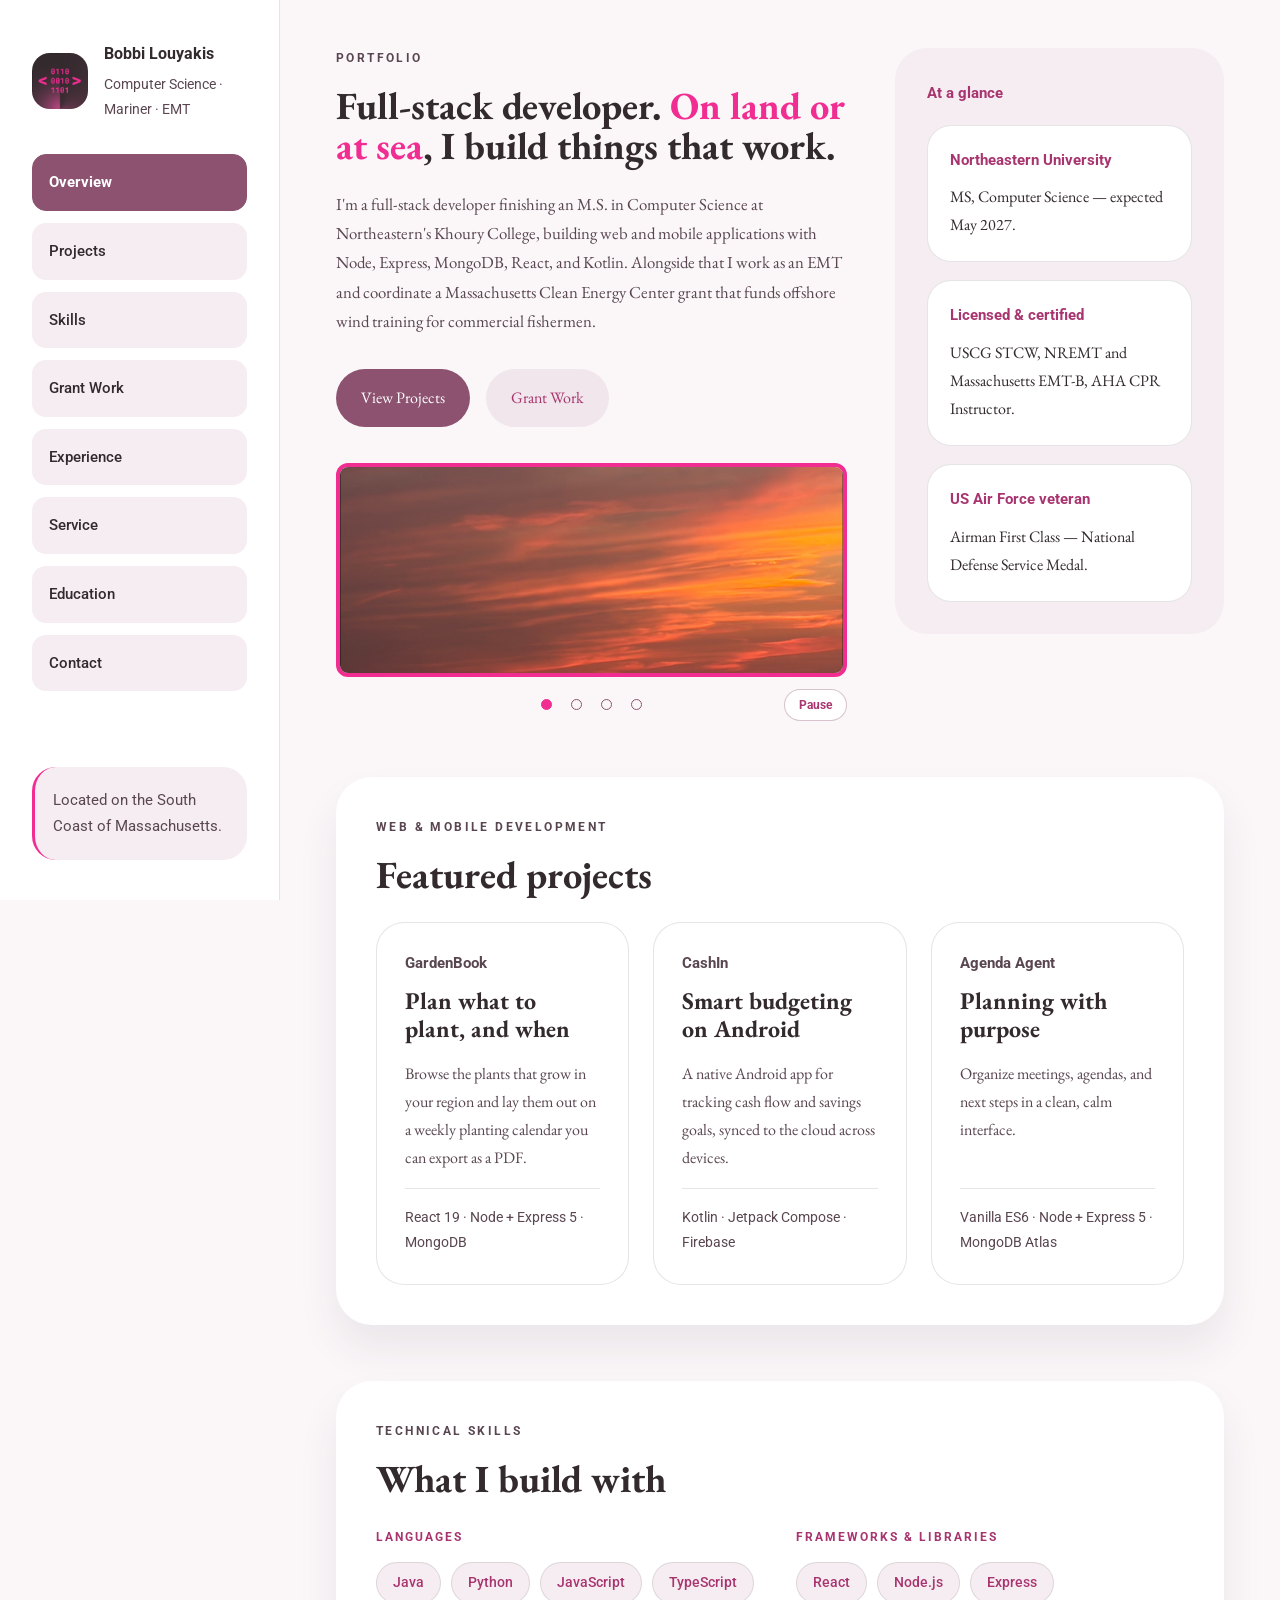
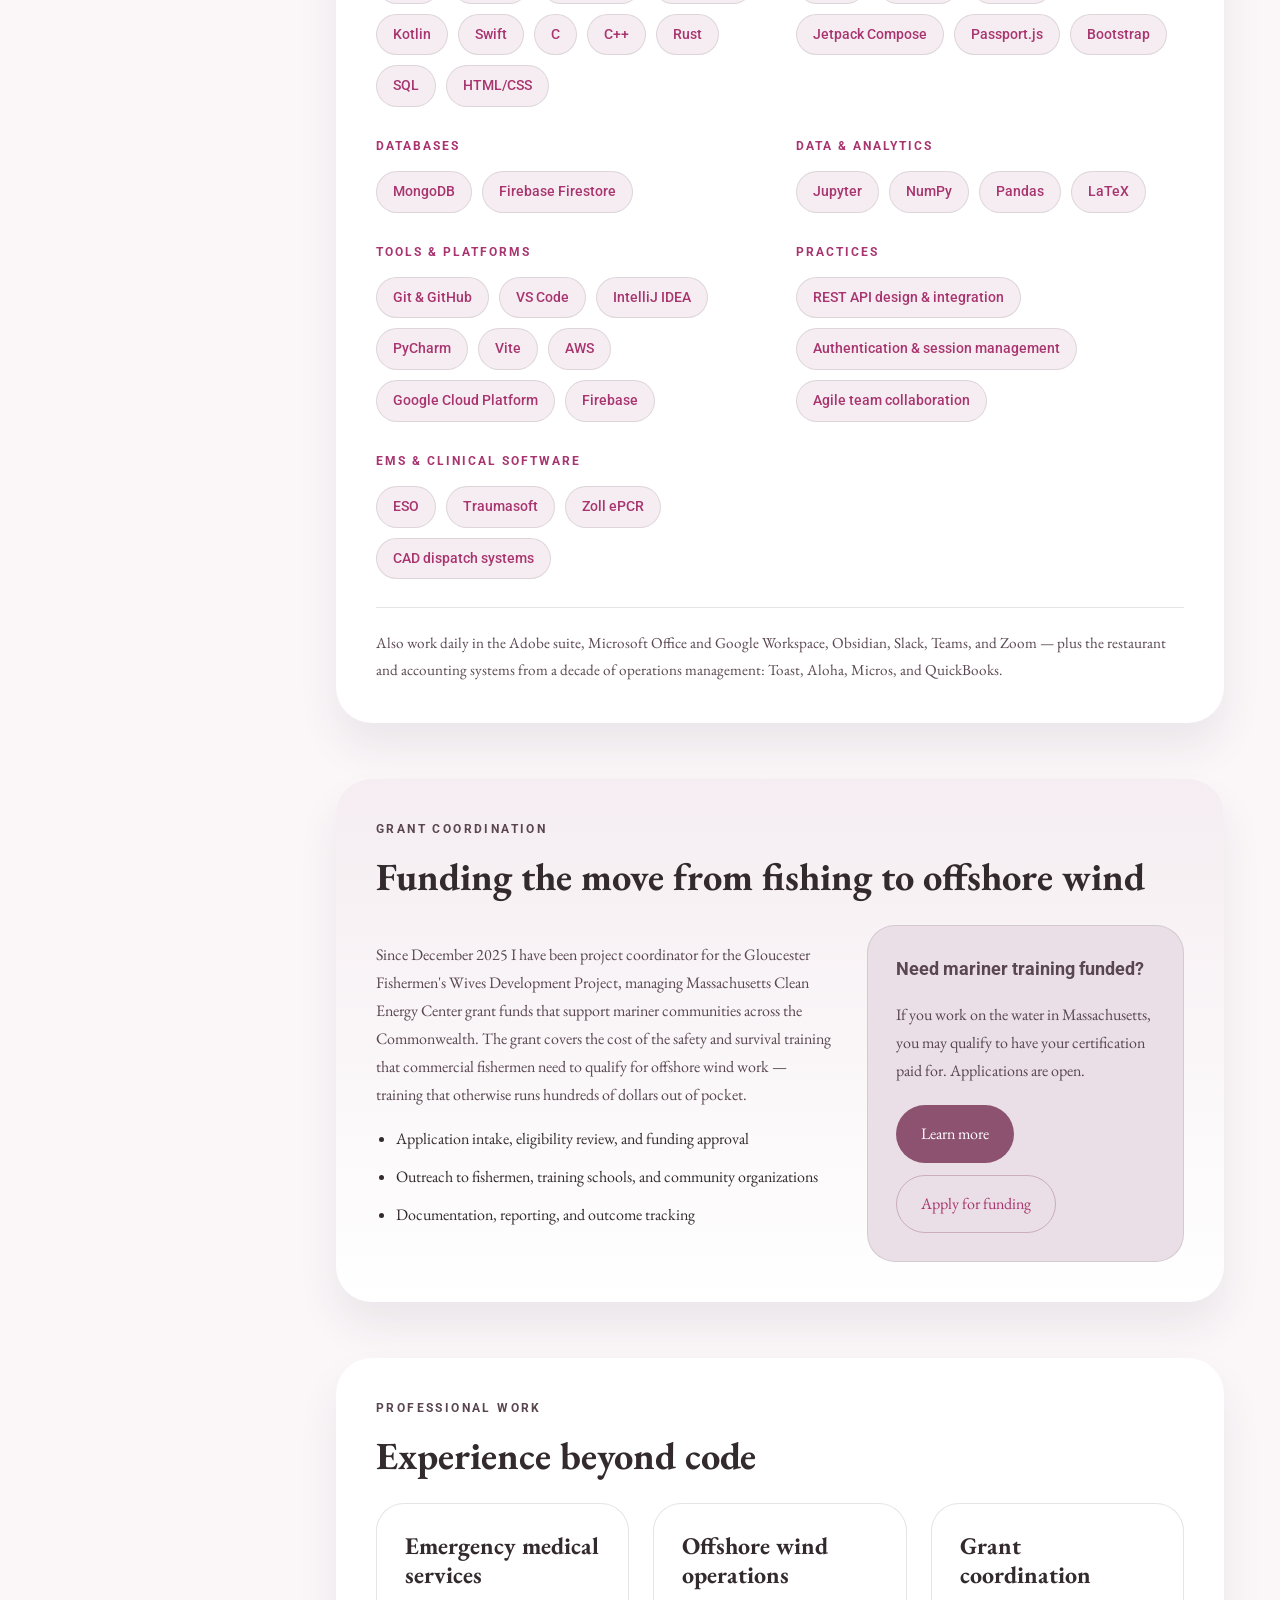
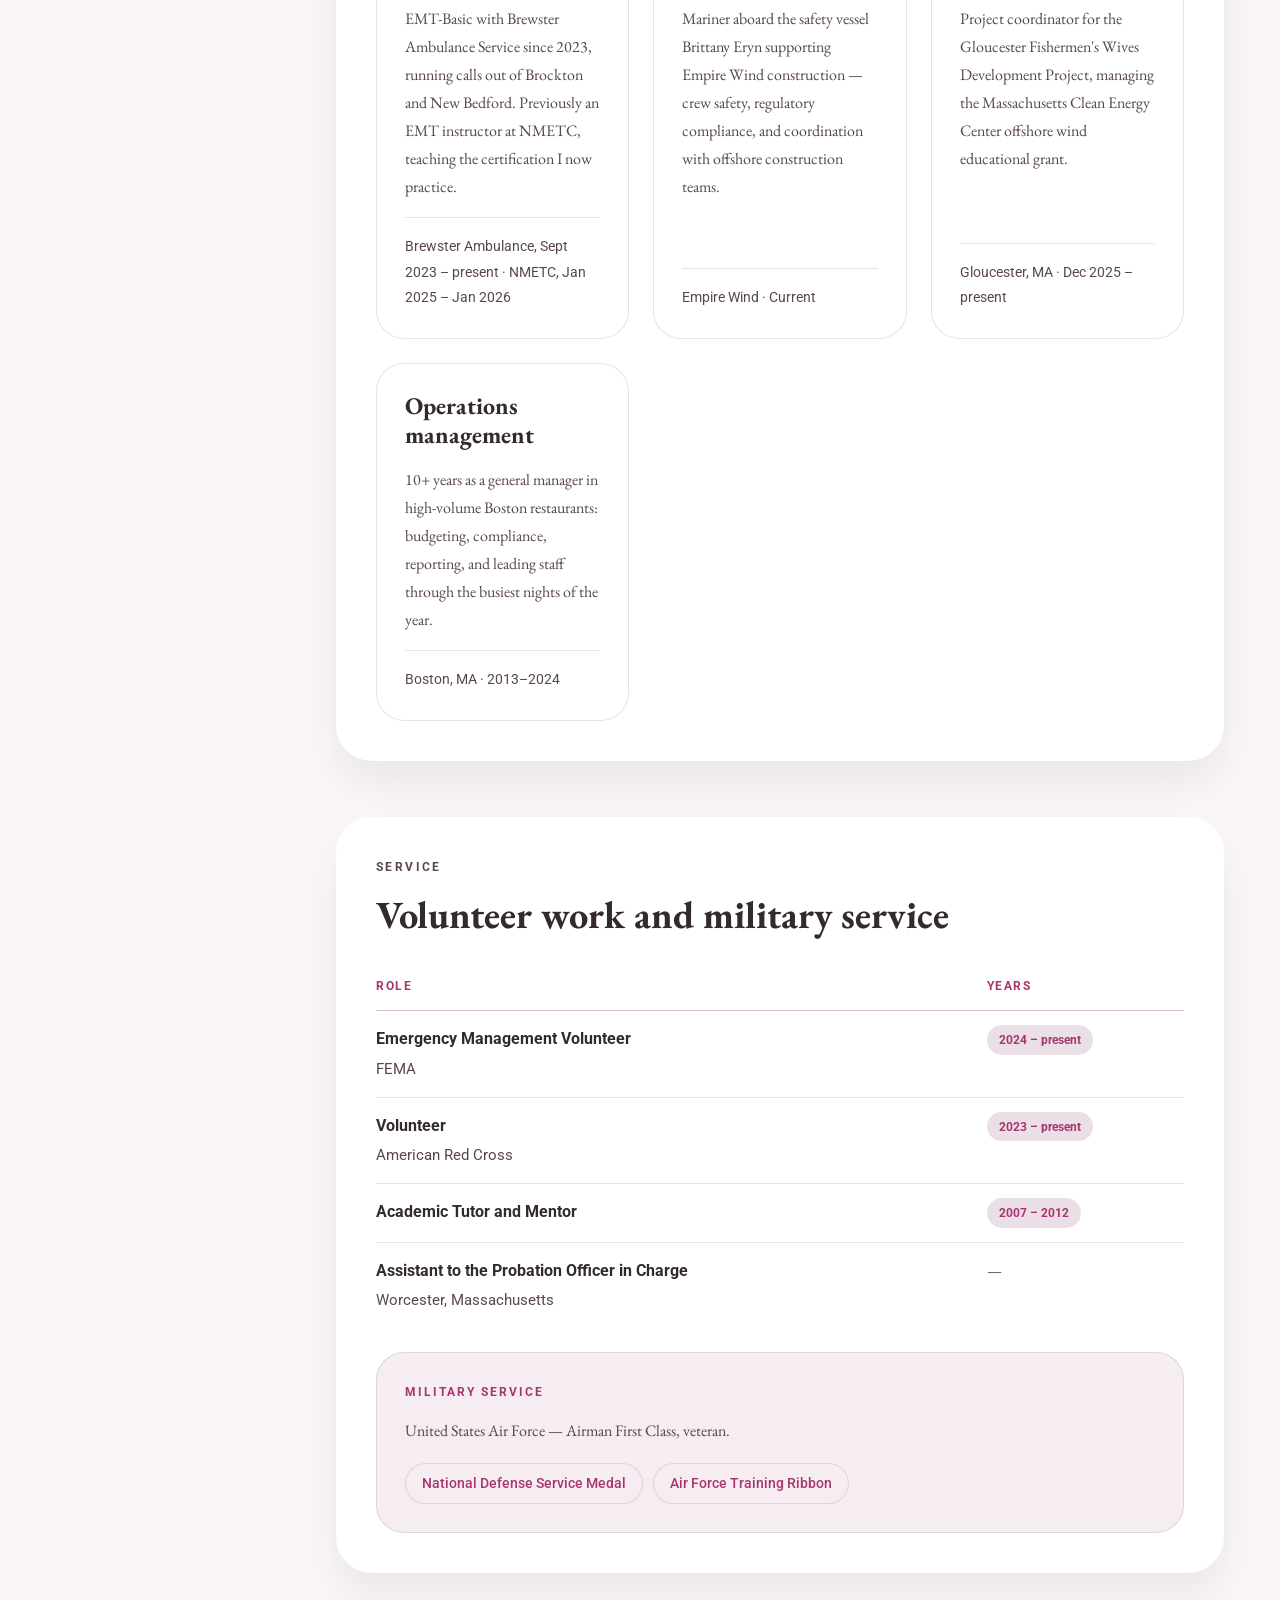
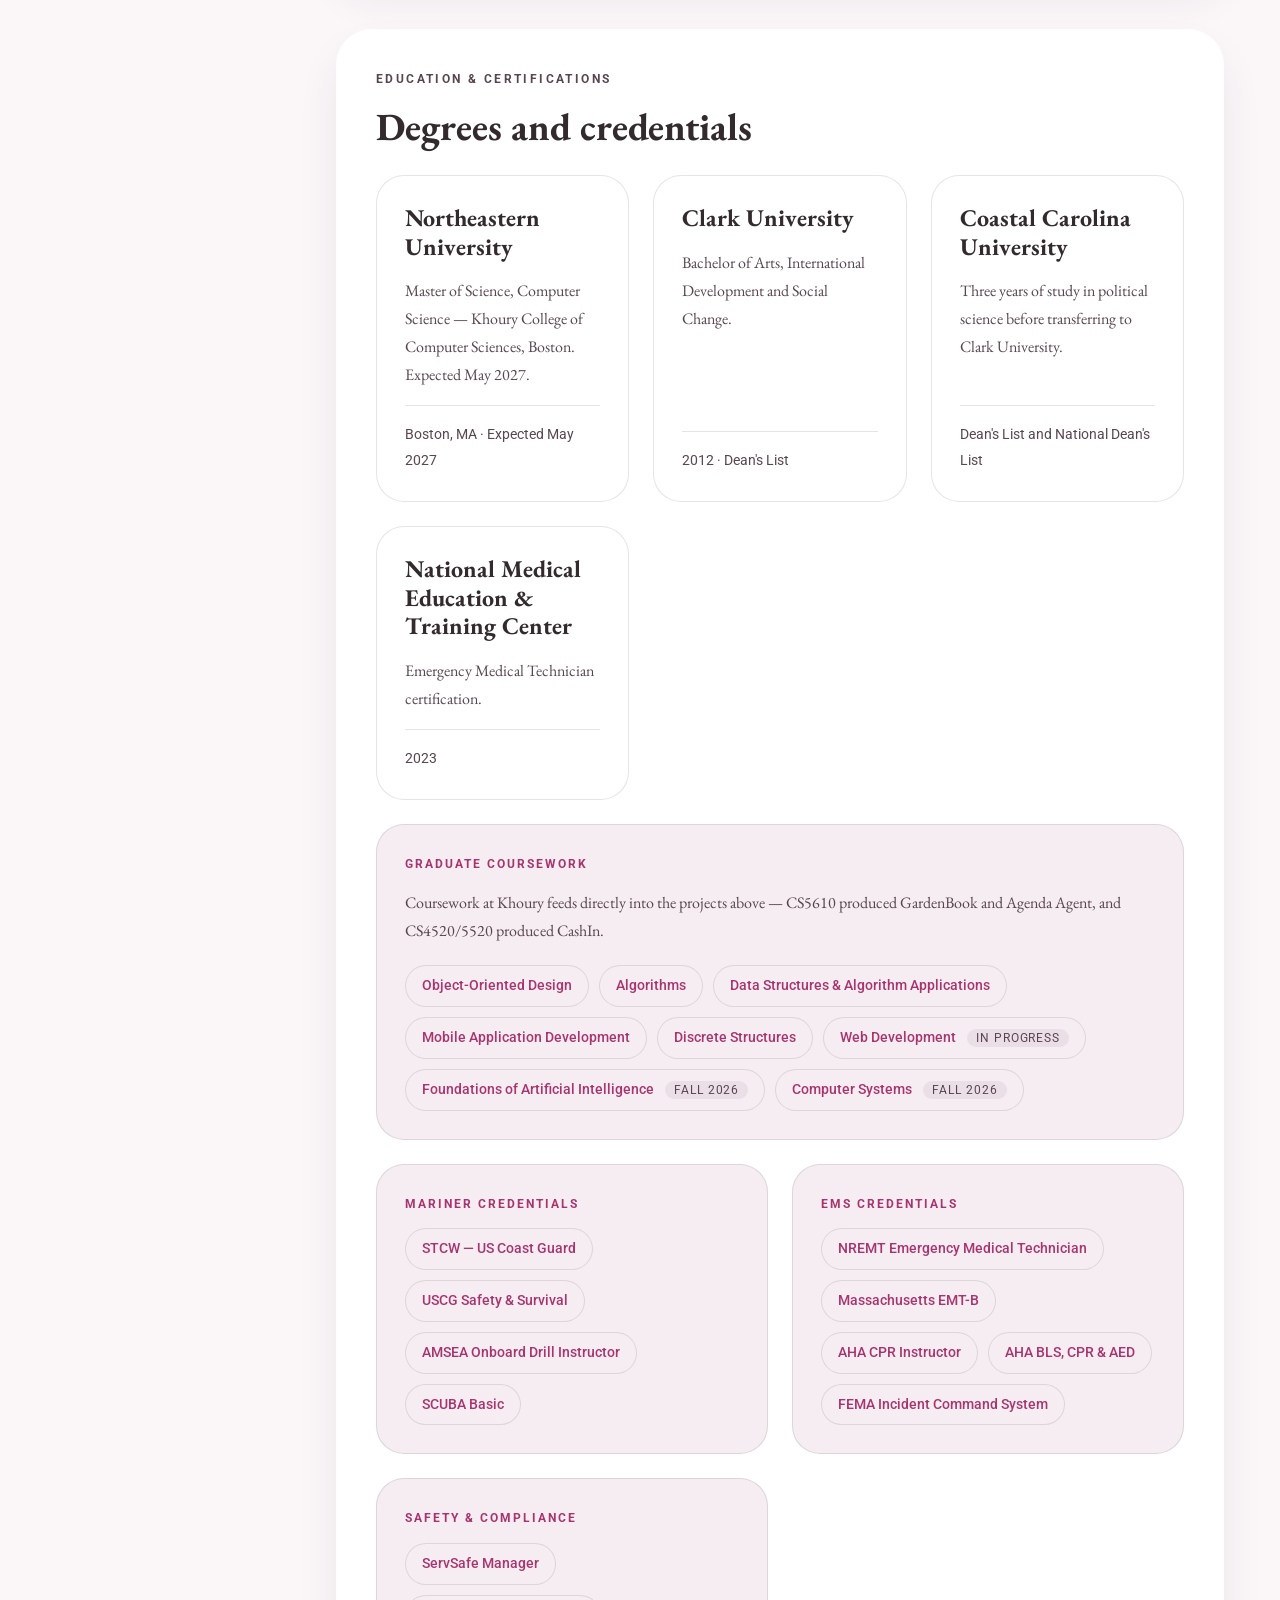
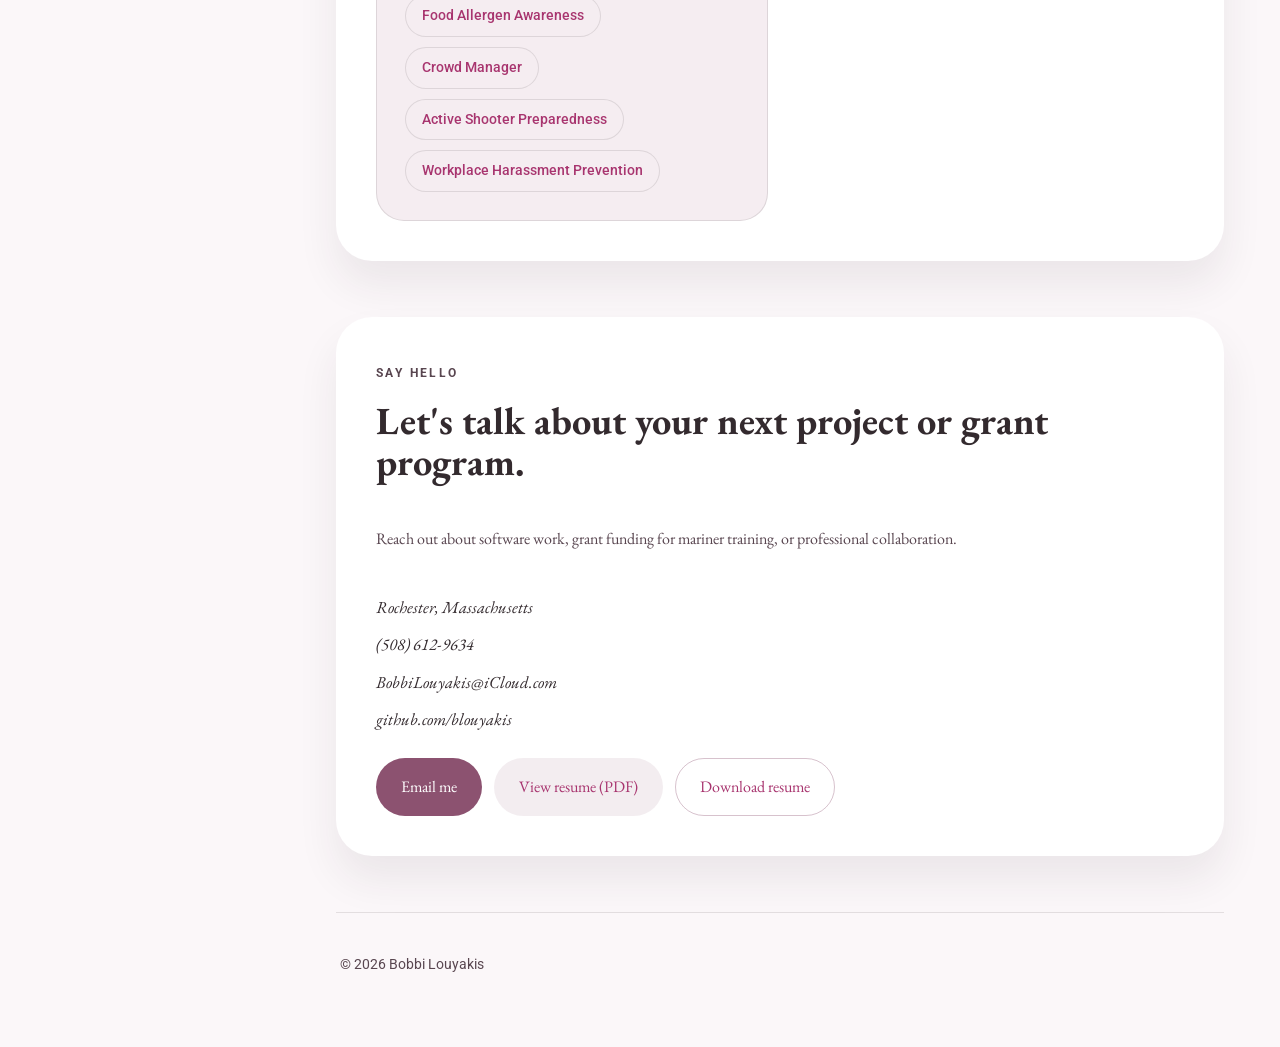
<file: index.html>
<!doctype html>
<html lang="en">
  <head>
    <meta charset="UTF-8" />
    <meta name="viewport" content="width=device-width, initial-scale=1.0" />
    <meta name="author" content="Bobbi Louyakis" />
    <meta
      name="description"
      content="Portfolio of Bobbi Louyakis — Full-stack developer, Mariner, and EMT coordinating offshore wind training grants for Massachusetts fishing communities."
    />
    <link rel="canonical" href="https://blouyakis.github.io/portfolio/" />

    <!-- Link previews. og:image must be an absolute URL — relative paths are
         ignored by every scraper, so all pages point at the same asset. -->
    <meta property="og:type" content="website" />
    <meta property="og:site_name" content="Bobbi Louyakis" />
    <meta property="og:url" content="https://blouyakis.github.io/portfolio/" />
    <meta property="og:title" content="Bobbi Louyakis | Portfolio" />
    <meta
      property="og:description"
      content="Full-stack developer, Mariner, and EMT on the South Coast of Massachusetts. Web and mobile projects built with Node, Express, MongoDB, React, and Kotlin."
    />
    <meta
      property="og:image"
      content="https://blouyakis.github.io/portfolio/assets/images/og-preview.jpg"
    />
    <meta property="og:image:width" content="1200" />
    <meta property="og:image:height" content="630" />
    <meta
      property="og:image:alt"
      content="Bobbi Louyakis — full-stack developer, mariner, and EMT"
    />
    <meta name="twitter:card" content="summary_large_image" />

    <title>Bobbi Louyakis | Portfolio</title>
    <link rel="icon" href="assets/icons/logo.png" type="image/png" />
    <link rel="apple-touch-icon" href="assets/icons/logo.png" />
    <link rel="preconnect" href="https://fonts.googleapis.com" />
    <link rel="preconnect" href="https://fonts.gstatic.com" crossorigin />
    <link
      href="https://fonts.googleapis.com/css2?family=EB+Garamond:wght@400;500;600;700&family=Roboto:wght@400;500;700&display=swap"
      rel="stylesheet"
    />
    <link rel="stylesheet" href="css/base.css?v=2" />
    <link rel="stylesheet" href="css/layout.css?v=2" />
    <link rel="stylesheet" href="css/components.css?v=2" />
  </head>
  <body>
    <a class="skip-link" href="#hero">Skip to main content</a>
    <div class="site-shell">
      <aside class="sidebar">
        <div class="brand">
          <img
            class="brand-mark"
            src="assets/icons/logo.png"
            alt="Bobbi Louyakis logo"
            width="56"
            height="56"
          />
          <div>
            <p class="brand-name">Bobbi Louyakis</p>
            <p class="brand-tag">Computer Science · Mariner · EMT</p>
          </div>
        </div>

        <nav class="sidebar-nav" aria-label="Primary navigation">
          <a class="nav-link" href="#hero">Overview</a>
          <a class="nav-link" href="#projects">Projects</a>
          <a class="nav-link" href="#skills">Skills</a>
          <a class="nav-link" href="#grant-work">Grant Work</a>
          <a class="nav-link" href="#experience">Experience</a>
          <a class="nav-link" href="#service">Service</a>
          <a class="nav-link" href="#education">Education</a>
          <a class="nav-link" href="#contact">Contact</a>
        </nav>

        <div class="sidebar-note">
          <p>
            Located on the South Coast of Massachusetts.
          </p>
        </div>
      </aside>

      <main class="content">
        <section id="hero" class="hero-section">
          <div class="hero-copy">
            <p class="eyebrow">Portfolio</p>
            <h1>
              Full-stack developer.
              <span class="hero-accent">On land or at sea</span>, I build things
              that work.
            </h1>
            <p class="hero-description">
              I'm a full-stack developer finishing an M.S. in Computer Science
              at Northeastern's Khoury College, building web and mobile
              applications with Node, Express, MongoDB, React, and Kotlin.
              Alongside that I work as an EMT and coordinate a Massachusetts
              Clean Energy Center grant that funds offshore wind training for
              commercial fishermen.
            </p>
            <div class="hero-actions">
              <a class="button primary" href="#projects">View Projects</a>
              <a class="button secondary" href="#grant-work">Grant Work</a>
            </div>

            <!-- To add a photo: drop a 1600x670 file in assets/images and add
                 another <img class="hero-slide"> below. Dots and rotation are
                 wired up automatically. Keep is-active on the first one. -->
            <div class="hero-slideshow" data-slideshow>
              <img
                class="hero-slide is-active"
                src="assets/images/sunset.jpg"
                alt="A sunset sky streaked with pink, coral, and gold clouds"
                width="1600"
                height="670"
              />
              <img
                class="hero-slide"
                src="assets/images/sun.jpg"
                alt="A deep red sun setting over the water behind a sailboat on the horizon"
                width="1600"
                height="670"
              />
              <img
                class="hero-slide"
                src="assets/images/rainbow.jpg"
                alt="A rainbow meeting the ocean horizon beyond a channel buoy"
                width="1600"
                height="670"
              />
              <img
                class="hero-slide"
                src="assets/images/bow.jpg"
                alt="Looking down over the white bow of a vessel and its anchor gear into deep blue-green water"
                width="1600"
                height="670"
              />
            </div>
          </div>

          <div class="hero-panel">
            <div class="panel-headline">At a glance</div>
            <div class="hero-highlights">
              <div class="highlight-card">
                <p class="highlight-title">Northeastern University</p>
                <p class="highlight-copy">
                  MS, Computer Science — expected May 2027.
                </p>
              </div>
              <div class="highlight-card">
                <p class="highlight-title">Licensed &amp; certified</p>
                <p class="highlight-copy">
                  USCG STCW, NREMT and Massachusetts EMT-B, AHA CPR Instructor.
                </p>
              </div>
              <div class="highlight-card">
                <p class="highlight-title">US Air Force veteran</p>
                <p class="highlight-copy">
                  Airman First Class — National Defense Service Medal.
                </p>
              </div>
            </div>
          </div>
        </section>

        <section id="projects" class="section-panel">
          <div class="section-header">
            <p class="section-label">Web &amp; Mobile Development</p>
            <h2>Featured projects</h2>
          </div>
          <div class="grid cards-grid">
            <a class="project-card" href="projects/gardenbook.html">
              <p class="project-tag">GardenBook</p>
              <h3>Plan what to plant, and when</h3>
              <p>
                Browse the plants that grow in your region and lay them out on a
                weekly planting calendar you can export as a PDF.
              </p>
              <div class="project-meta">
                React 19 · Node + Express 5 · MongoDB
              </div>
            </a>
            <a class="project-card" href="projects/cashin.html">
              <p class="project-tag">CashIn</p>
              <h3>Smart budgeting on Android</h3>
              <p>
                A native Android app for tracking cash flow and savings goals,
                synced to the cloud across devices.
              </p>
              <div class="project-meta">
                Kotlin · Jetpack Compose · Firebase
              </div>
            </a>
            <a class="project-card" href="projects/agenda-agent.html">
              <p class="project-tag">Agenda Agent</p>
              <h3>Planning with purpose</h3>
              <p>
                Organize meetings, agendas, and next steps in a clean, calm
                interface.
              </p>
              <div class="project-meta">
                Vanilla ES6 · Node + Express 5 · MongoDB Atlas
              </div>
            </a>
          </div>
        </section>

        <section id="skills" class="section-panel">
          <div class="section-header">
            <p class="section-label">Technical Skills</p>
            <h2>What I build with</h2>
          </div>
          <div class="skill-groups">
            <div class="skill-group">
              <h3>Languages</h3>
              <ul class="tech-list">
                <li>Java</li>
                <li>Python</li>
                <li>JavaScript</li>
                <li>TypeScript</li>
                <li>Kotlin</li>
                <li>Swift</li>
                <li>C</li>
                <li>C++</li>
                <li>Rust</li>
                <li>SQL</li>
                <li>HTML/CSS</li>
              </ul>
            </div>
            <div class="skill-group">
              <h3>Frameworks &amp; libraries</h3>
              <ul class="tech-list">
                <li>React</li>
                <li>Node.js</li>
                <li>Express</li>
                <li>Jetpack Compose</li>
                <li>Passport.js</li>
                <li>Bootstrap</li>
              </ul>
            </div>
            <div class="skill-group">
              <h3>Databases</h3>
              <ul class="tech-list">
                <li>MongoDB</li>
                <li>Firebase Firestore</li>
              </ul>
            </div>
            <div class="skill-group">
              <h3>Data &amp; analytics</h3>
              <ul class="tech-list">
                <li>Jupyter</li>
                <li>NumPy</li>
                <li>Pandas</li>
                <li>LaTeX</li>
              </ul>
            </div>
            <div class="skill-group">
              <h3>Tools &amp; platforms</h3>
              <ul class="tech-list">
                <li>Git &amp; GitHub</li>
                <li>VS Code</li>
                <li>IntelliJ IDEA</li>
                <li>PyCharm</li>
                <li>Vite</li>
                <li>AWS</li>
                <li>Google Cloud Platform</li>
                <li>Firebase</li>
              </ul>
            </div>
            <div class="skill-group">
              <h3>Practices</h3>
              <ul class="tech-list">
                <li>REST API design &amp; integration</li>
                <li>Authentication &amp; session management</li>
                <li>Agile team collaboration</li>
              </ul>
            </div>
            <div class="skill-group">
              <h3>EMS &amp; clinical software</h3>
              <ul class="tech-list">
                <li>ESO</li>
                <li>Traumasoft</li>
                <li>Zoll ePCR</li>
                <li>CAD dispatch systems</li>
              </ul>
            </div>
          </div>
          <p class="skills-footnote">
            Also work daily in the Adobe suite, Microsoft Office and Google
            Workspace, Obsidian, Slack, Teams, and Zoom — plus the restaurant
            and accounting systems from a decade of operations management:
            Toast, Aloha, Micros, and QuickBooks.
          </p>
        </section>

        <section id="grant-work" class="section-panel highlighted-section">
          <div class="section-header">
            <p class="section-label">Grant Coordination</p>
            <h2>Funding the move from fishing to offshore wind</h2>
          </div>
          <div class="highlight-grid">
            <div>
              <p>
                Since December 2025 I have been project coordinator for the
                Gloucester Fishermen's Wives Development Project, managing
                Massachusetts Clean Energy Center grant funds that support
                mariner communities across the Commonwealth.
                The grant covers the cost of the safety and survival training
                that commercial fishermen need to qualify for offshore wind
                work — training that otherwise runs hundreds of dollars out of
                pocket.
              </p>
              <ul>
                <li>
                  Application intake, eligibility review, and funding approval
                </li>
                <li>
                  Outreach to fishermen, training schools, and community
                  organizations
                </li>
                <li>Documentation, reporting, and outcome tracking</li>
              </ul>
            </div>
            <div class="callout-card">
              <p class="callout-title">Need mariner training funded?</p>
              <p>
                If you work on the water in Massachusetts, you may qualify to
                have your certification paid for. Applications are open.
              </p>
              <div class="callout-actions">
                <a class="button primary" href="grant.html">Learn more</a>
                <a
                  class="button tertiary"
                  href="https://form.jotform.com/253586722565063"
                  target="_blank"
                  rel="noopener"
                  >Apply for funding</a
                >
              </div>
            </div>
          </div>
        </section>

        <section id="experience" class="section-panel">
          <div class="section-header">
            <p class="section-label">Professional Work</p>
            <h2>Experience beyond code</h2>
          </div>
          <div class="grid cards-grid">
            <article class="work-card">
              <h3>Emergency medical services</h3>
              <p>
                EMT-Basic with Brewster Ambulance Service since 2023, running
                calls out of Brockton and New Bedford. Previously an EMT
                instructor at NMETC, teaching the certification I now practice.
              </p>
              <div class="project-meta">
                Brewster Ambulance, Sept 2023 – present · NMETC, Jan 2025 – Jan
                2026
              </div>
            </article>
            <article class="work-card">
              <h3>Offshore wind operations</h3>
              <p>
                Mariner aboard the safety vessel Brittany Eryn supporting Empire
                Wind construction — crew safety, regulatory compliance, and
                coordination with offshore construction teams.
              </p>
              <div class="project-meta">Empire Wind · Current</div>
            </article>
            <article class="work-card">
              <h3>Grant coordination</h3>
              <p>
                Project coordinator for the Gloucester Fishermen's Wives
                Development Project, managing the Massachusetts Clean Energy
                Center offshore wind educational grant.
              </p>
              <div class="project-meta">Gloucester, MA · Dec 2025 – present</div>
            </article>
            <article class="work-card">
              <h3>Operations management</h3>
              <p>
                10+ years as a general manager in high-volume Boston
                restaurants: budgeting, compliance, reporting, and leading
                staff through the busiest nights of the year.
              </p>
              <div class="project-meta">Boston, MA · 2013–2024</div>
            </article>
          </div>
        </section>

        <section id="service" class="section-panel">
          <div class="section-header">
            <p class="section-label">Service</p>
            <h2>Volunteer work and military service</h2>
          </div>
          <div class="table-wrap">
            <table class="course-table">
              <caption class="visually-hidden">
                Volunteer roles and the years served
              </caption>
              <thead>
                <tr>
                  <th scope="col">Role</th>
                  <th scope="col">Years</th>
                </tr>
              </thead>
              <tbody>
                <tr>
                  <th scope="row">
                    Emergency Management Volunteer
                    <span class="course-full">FEMA</span>
                  </th>
                  <td><span class="course-when">2024 – present</span></td>
                </tr>
                <tr>
                  <th scope="row">
                    Volunteer
                    <span class="course-full">American Red Cross</span>
                  </th>
                  <td><span class="course-when">2023 – present</span></td>
                </tr>
                <tr>
                  <th scope="row">Academic Tutor and Mentor</th>
                  <td><span class="course-when">2007 – 2012</span></td>
                </tr>
                <tr>
                  <th scope="row">
                    Assistant to the Probation Officer in Charge
                    <span class="course-full">Worcester, Massachusetts</span>
                  </th>
                  <td>
                    <span class="course-none"><span class="visually-hidden">Years not listed</span><span aria-hidden="true">—</span></span>
                  </td>
                </tr>
              </tbody>
            </table>
          </div>

          <div class="credential-groups">
            <div class="credential-panel">
              <h3>Military service</h3>
              <p class="service-branch">
                United States Air Force — Airman First Class, veteran.
              </p>
              <ul class="tech-list">
                <li>National Defense Service Medal</li>
                <li>Air Force Training Ribbon</li>
              </ul>
            </div>
          </div>
        </section>

        <section id="education" class="section-panel">
          <div class="section-header">
            <p class="section-label">Education &amp; Certifications</p>
            <h2>Degrees and credentials</h2>
          </div>
          <div class="grid cards-grid">
            <article class="work-card">
              <h3>Northeastern University</h3>
              <p>
                Master of Science, Computer Science — Khoury College of Computer
                Sciences, Boston. Expected May 2027.
              </p>
              <div class="project-meta">Boston, MA · Expected May 2027</div>
            </article>
            <article class="work-card">
              <h3>Clark University</h3>
              <p>
                Bachelor of Arts, International Development and Social Change.
              </p>
              <div class="project-meta">2012 · Dean's List</div>
            </article>
            <article class="work-card">
              <h3>Coastal Carolina University</h3>
              <p>
                Three years of study in political science before transferring to
                Clark University.
              </p>
              <div class="project-meta">
                Dean's List and National Dean's List
              </div>
            </article>
            <article class="work-card">
              <h3>National Medical Education &amp; Training Center</h3>
              <p>Emergency Medical Technician certification.</p>
              <div class="project-meta">2023</div>
            </article>
          </div>

          <div class="course-panel">
            <h3>Graduate coursework</h3>
            <p>
              Coursework at Khoury feeds directly into the projects above —
              CS5610 produced GardenBook and Agenda Agent, and CS4520/5520
              produced CashIn.
            </p>
            <ul class="tech-list">
              <li>Object-Oriented Design</li>
              <li>Algorithms</li>
              <li>Data Structures &amp; Algorithm Applications</li>
              <li>Mobile Application Development</li>
              <li>Discrete Structures</li>
              <li>Web Development <span class="course-state">in progress</span></li>
              <li>
                Foundations of Artificial Intelligence
                <span class="course-state">Fall 2026</span>
              </li>
              <li>
                Computer Systems <span class="course-state">Fall 2026</span>
              </li>
            </ul>
          </div>
          <div class="credential-groups">
            <div class="credential-panel">
              <h3>Mariner credentials</h3>
              <ul class="tech-list">
                <li>STCW — US Coast Guard</li>
                <li>USCG Safety &amp; Survival</li>
                <li>AMSEA Onboard Drill Instructor</li>
                <li>SCUBA Basic</li>
              </ul>
            </div>
            <div class="credential-panel">
              <h3>EMS credentials</h3>
              <ul class="tech-list">
                <li>NREMT Emergency Medical Technician</li>
                <li>Massachusetts EMT-B</li>
                <li>AHA CPR Instructor</li>
                <li>AHA BLS, CPR &amp; AED</li>
                <li>FEMA Incident Command System</li>
              </ul>
            </div>
            <div class="credential-panel">
              <h3>Safety &amp; compliance</h3>
              <ul class="tech-list">
                <li>ServSafe Manager</li>
                <li>Food Allergen Awareness</li>
                <li>Crowd Manager</li>
                <li>Active Shooter Preparedness</li>
                <li>Workplace Harassment Prevention</li>
              </ul>
            </div>
          </div>
        </section>

        <section id="contact" class="section-panel contact-panel">
          <div class="section-header">
            <p class="section-label">Say hello</p>
            <h2>Let's talk about your next project or grant program.</h2>
          </div>
          <div class="contact-copy">
            <p>
              Reach out about software work, grant funding for mariner
              training, or professional collaboration.
            </p>
            <address class="contact-details">
              <span>Rochester, Massachusetts</span>
              <a href="tel:+15086129634">(508) 612-9634</a>
              <a href="mailto:BobbiLouyakis@iCloud.com"
                >BobbiLouyakis@iCloud.com</a
              >
              <a
                href="https://github.com/blouyakis"
                target="_blank"
                rel="noopener"
                >github.com/blouyakis</a
              >
            </address>
            <div class="callout-actions">
              <a class="button primary" href="mailto:BobbiLouyakis@iCloud.com"
                >Email me</a
              >
              <!-- The download attribute only fires same-origin, which holds on
                   GitHub Pages. Elsewhere the browser just opens the PDF. -->
              <a
                class="button secondary"
                href="assets/bobbi-louyakis-resume.pdf"
                type="application/pdf"
                target="_blank"
                rel="noopener"
                >View resume (PDF)</a
              >
              <a
                class="button tertiary"
                href="assets/bobbi-louyakis-resume.pdf"
                type="application/pdf"
                download="Bobbi-Louyakis-Resume.pdf"
                >Download resume</a
              >
            </div>
          </div>
        </section>

        <footer class="site-footer">
          <p>© 2026 Bobbi Louyakis</p>
        </footer>
      </main>
    </div>
    <script src="js/main.js"></script>
  </body>
</html>
</file>
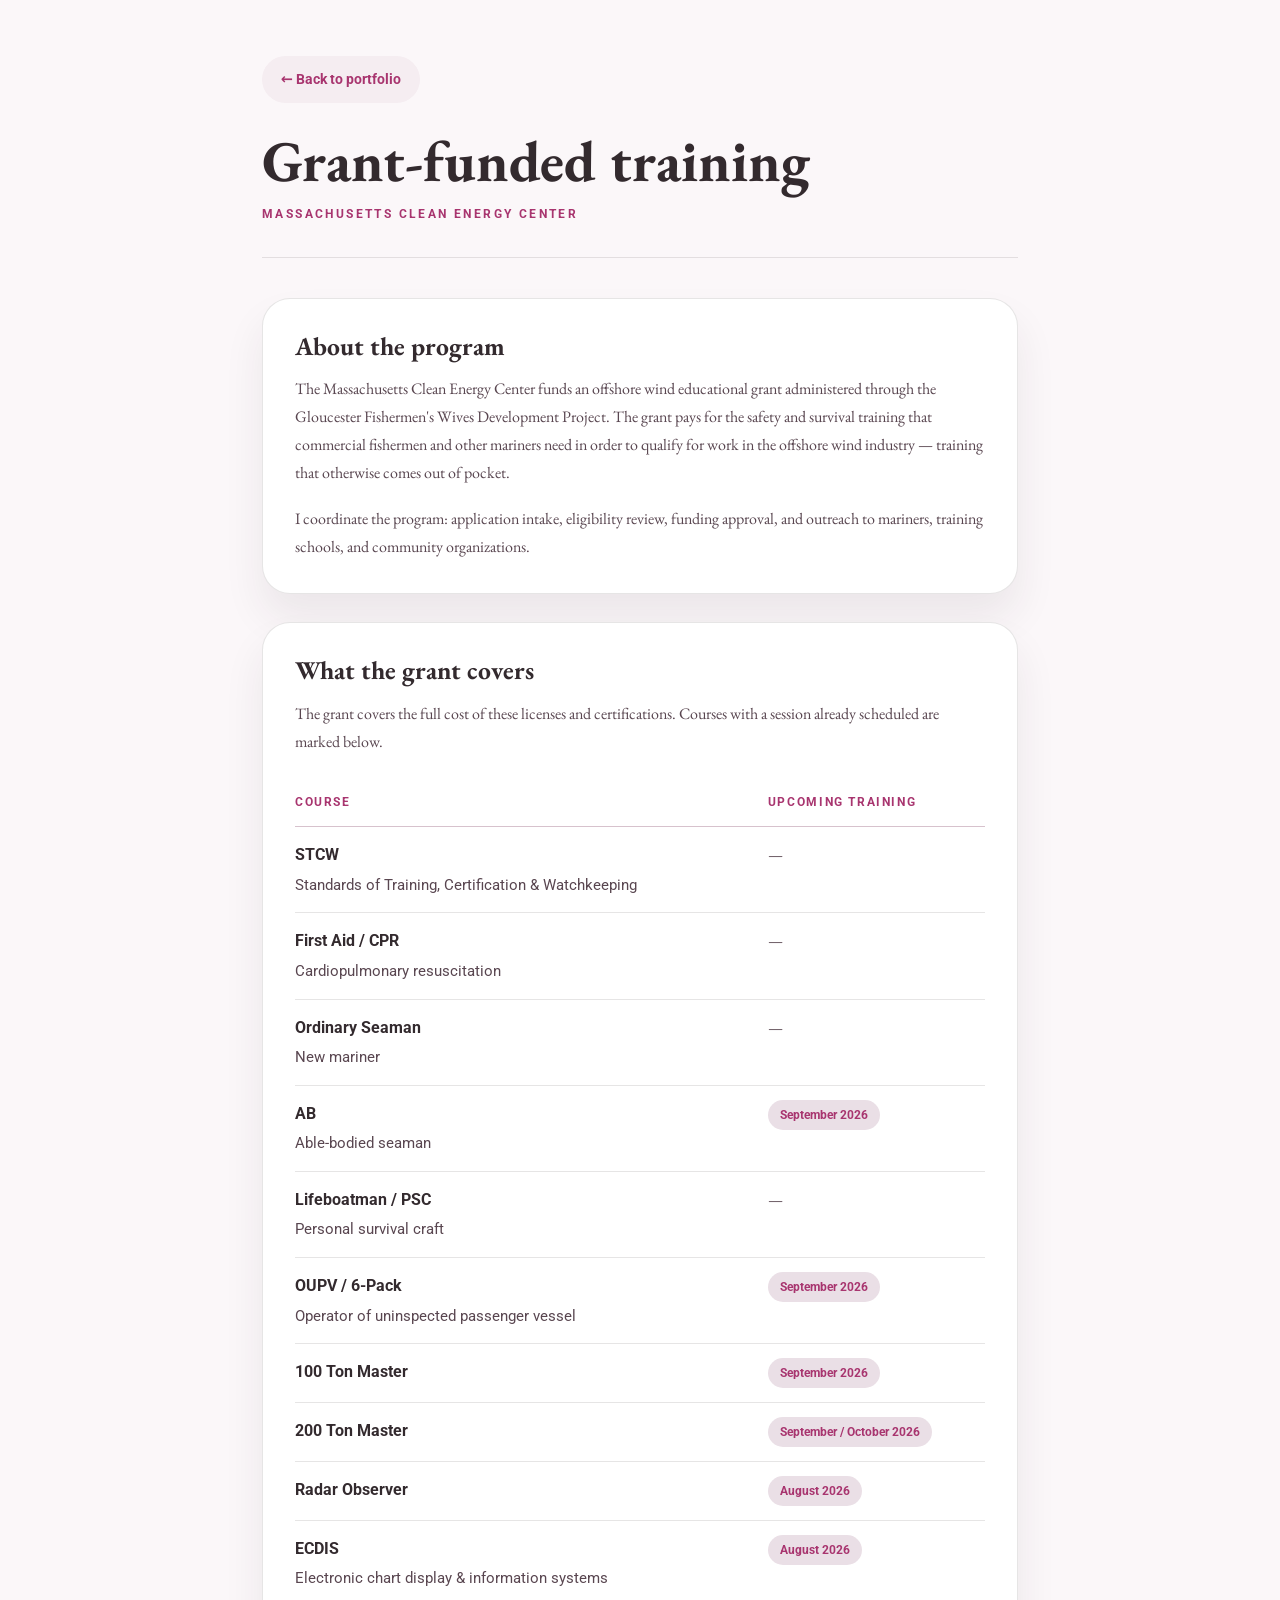
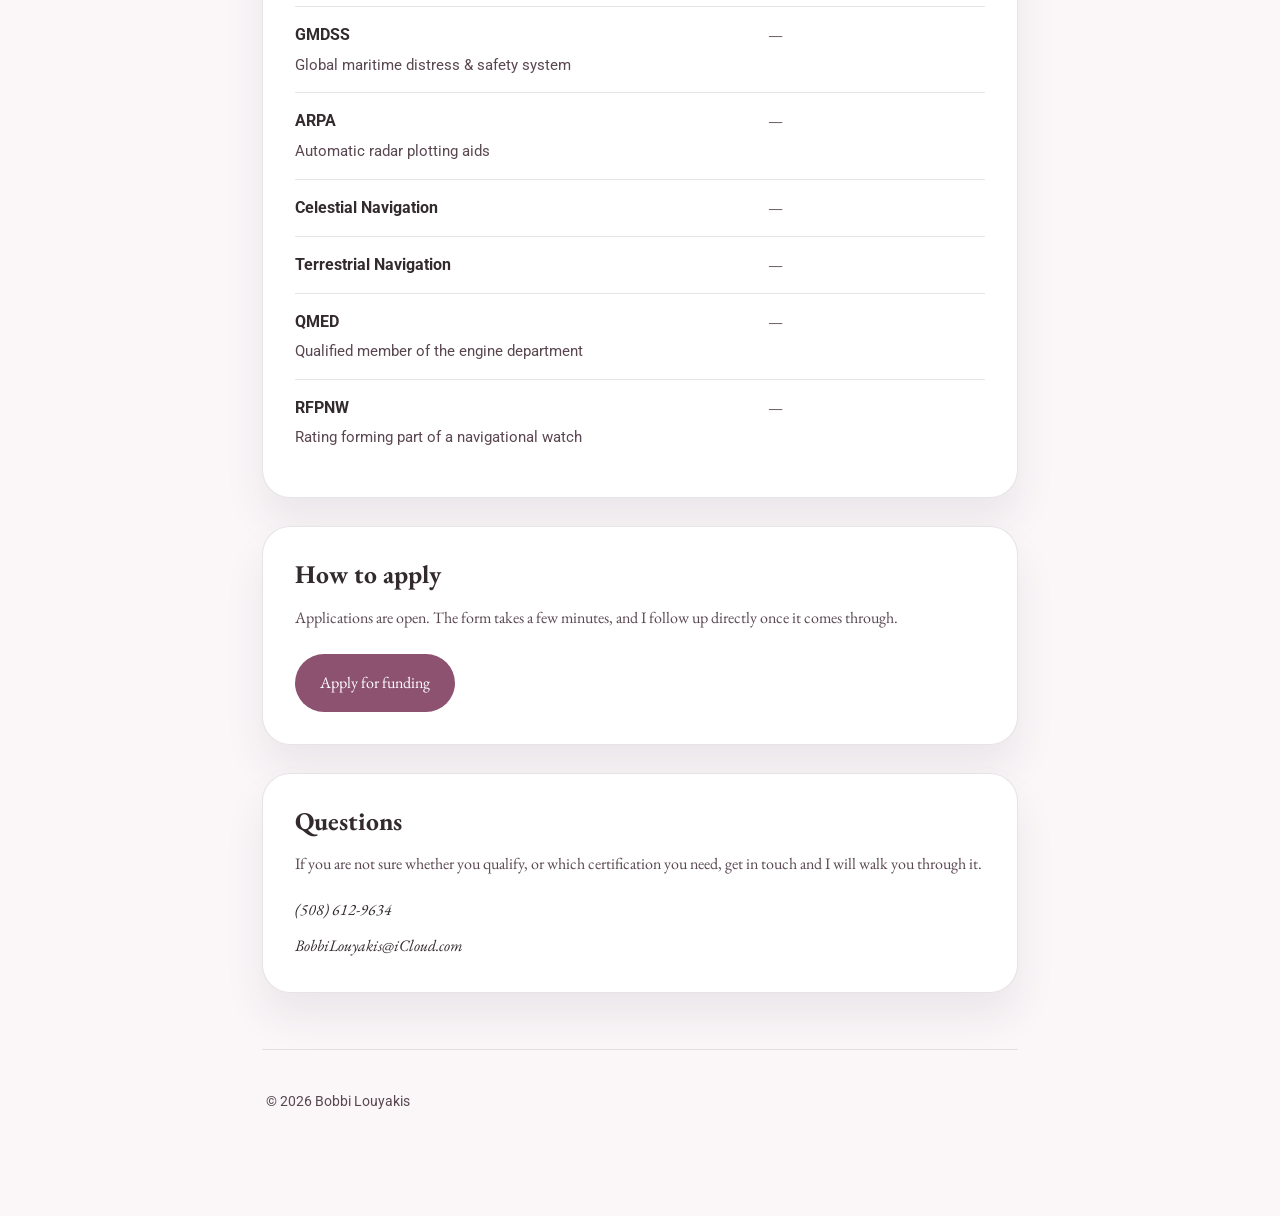
<file: grant.html>
<!doctype html>
<html lang="en">
  <head>
    <meta charset="UTF-8" />
    <meta name="viewport" content="width=device-width, initial-scale=1.0" />
    <meta name="author" content="Bobbi Louyakis" />
    <meta
      name="description"
      content="Massachusetts Clean Energy Center grant funding for mariner safety and survival training, coordinated through the Gloucester Fishermen's Wives Development Project."
    />
    <link
      rel="canonical"
      href="https://blouyakis.github.io/portfolio/grant.html"
    />

    <meta property="og:type" content="article" />
    <meta property="og:site_name" content="Bobbi Louyakis" />
    <meta
      property="og:url"
      content="https://blouyakis.github.io/portfolio/grant.html"
    />
    <meta property="og:title" content="Grant-Funded Mariner Training" />
    <meta
      property="og:description"
      content="Massachusetts Clean Energy Center grant funding covers the full cost of safety, survival, and licensing courses for commercial fishermen and mariners. Applications are open."
    />
    <meta
      property="og:image"
      content="https://blouyakis.github.io/portfolio/assets/images/og-preview.jpg"
    />
    <meta property="og:image:width" content="1200" />
    <meta property="og:image:height" content="630" />
    <meta
      property="og:image:alt"
      content="Bobbi Louyakis — full-stack developer, mariner, and EMT"
    />
    <meta name="twitter:card" content="summary_large_image" />

    <title>Grant-Funded Training | Bobbi Louyakis</title>
    <link rel="icon" href="assets/icons/logo.png" type="image/png" />
    <link rel="apple-touch-icon" href="assets/icons/logo.png" />
    <link rel="preconnect" href="https://fonts.googleapis.com" />
    <link rel="preconnect" href="https://fonts.gstatic.com" crossorigin />
    <link
      href="https://fonts.googleapis.com/css2?family=EB+Garamond:wght@400;500;600;700&family=Roboto:wght@400;500;700&display=swap"
      rel="stylesheet"
    />
    <link rel="stylesheet" href="css/base.css?v=2" />
    <link rel="stylesheet" href="css/layout.css?v=2" />
    <link rel="stylesheet" href="css/components.css?v=2" />
  </head>
  <body>
    <a class="skip-link" href="#main">Skip to main content</a>
    <div class="page-shell">
      <header class="page-header">
        <a href="index.html" class="back-link">← Back to portfolio</a>
        <h1>Grant-funded training</h1>
        <p class="section-label">Massachusetts Clean Energy Center</p>
      </header>
      <main class="project-detail" id="main">
        <section>
          <h2>About the program</h2>
          <p>
            The Massachusetts Clean Energy Center funds an offshore wind
            educational grant administered through the Gloucester Fishermen's
            Wives Development Project. The grant pays for the safety and survival
            training that commercial fishermen and other mariners need in order
            to qualify for work in the offshore wind industry — training that
            otherwise comes out of pocket.
          </p>
          <p>
            I coordinate the program: application intake, eligibility review,
            funding approval, and outreach to mariners, training schools, and
            community organizations.
          </p>
        </section>

        <section>
          <h2>What the grant covers</h2>
          <p>
            The grant covers the full cost of these licenses and certifications.
            Courses with a session already scheduled are marked below.
          </p>
          <div class="table-wrap">
            <table class="course-table">
              <caption class="visually-hidden">
                Licenses and certifications covered by the grant, with upcoming
                training sessions
              </caption>
              <thead>
                <tr>
                  <th scope="col">Course</th>
                  <th scope="col">Upcoming training</th>
                </tr>
              </thead>
              <tbody>
                <tr>
                  <th scope="row">
                    STCW
                    <span class="course-full"
                      >Standards of Training, Certification &amp;
                      Watchkeeping</span
                    >
                  </th>
                  <td>
                    <span class="course-none"><span class="visually-hidden">Not yet scheduled</span><span aria-hidden="true">—</span></span>
                  </td>
                </tr>
                <tr>
                  <th scope="row">
                    First Aid / CPR
                    <span class="course-full">Cardiopulmonary resuscitation</span>
                  </th>
                  <td>
                    <span class="course-none"><span class="visually-hidden">Not yet scheduled</span><span aria-hidden="true">—</span></span>
                  </td>
                </tr>
                <tr>
                  <th scope="row">
                    Ordinary Seaman
                    <span class="course-full">New mariner</span>
                  </th>
                  <td>
                    <span class="course-none"><span class="visually-hidden">Not yet scheduled</span><span aria-hidden="true">—</span></span>
                  </td>
                </tr>
                <tr>
                  <th scope="row">
                    AB
                    <span class="course-full">Able-bodied seaman</span>
                  </th>
                  <td><span class="course-when">September 2026</span></td>
                </tr>
                <tr>
                  <th scope="row">
                    Lifeboatman / PSC
                    <span class="course-full">Personal survival craft</span>
                  </th>
                  <td>
                    <span class="course-none"><span class="visually-hidden">Not yet scheduled</span><span aria-hidden="true">—</span></span>
                  </td>
                </tr>
                <tr>
                  <th scope="row">
                    OUPV / 6-Pack
                    <span class="course-full"
                      >Operator of uninspected passenger vessel</span
                    >
                  </th>
                  <td><span class="course-when">September 2026</span></td>
                </tr>
                <tr>
                  <th scope="row">100 Ton Master</th>
                  <td><span class="course-when">September 2026</span></td>
                </tr>
                <tr>
                  <th scope="row">200 Ton Master</th>
                  <td><span class="course-when">September / October 2026</span></td>
                </tr>
                <tr>
                  <th scope="row">Radar Observer</th>
                  <td><span class="course-when">August 2026</span></td>
                </tr>
                <tr>
                  <th scope="row">
                    ECDIS
                    <span class="course-full"
                      >Electronic chart display &amp; information systems</span
                    >
                  </th>
                  <td><span class="course-when">August 2026</span></td>
                </tr>
                <tr>
                  <th scope="row">
                    GMDSS
                    <span class="course-full"
                      >Global maritime distress &amp; safety system</span
                    >
                  </th>
                  <td>
                    <span class="course-none"><span class="visually-hidden">Not yet scheduled</span><span aria-hidden="true">—</span></span>
                  </td>
                </tr>
                <tr>
                  <th scope="row">
                    ARPA
                    <span class="course-full">Automatic radar plotting aids</span>
                  </th>
                  <td>
                    <span class="course-none"><span class="visually-hidden">Not yet scheduled</span><span aria-hidden="true">—</span></span>
                  </td>
                </tr>
                <tr>
                  <th scope="row">Celestial Navigation</th>
                  <td>
                    <span class="course-none"><span class="visually-hidden">Not yet scheduled</span><span aria-hidden="true">—</span></span>
                  </td>
                </tr>
                <tr>
                  <th scope="row">Terrestrial Navigation</th>
                  <td>
                    <span class="course-none"><span class="visually-hidden">Not yet scheduled</span><span aria-hidden="true">—</span></span>
                  </td>
                </tr>
                <tr>
                  <th scope="row">
                    QMED
                    <span class="course-full"
                      >Qualified member of the engine department</span
                    >
                  </th>
                  <td>
                    <span class="course-none"><span class="visually-hidden">Not yet scheduled</span><span aria-hidden="true">—</span></span>
                  </td>
                </tr>
                <tr>
                  <th scope="row">
                    RFPNW
                    <span class="course-full"
                      >Rating forming part of a navigational watch</span
                    >
                  </th>
                  <td>
                    <span class="course-none"><span class="visually-hidden">Not yet scheduled</span><span aria-hidden="true">—</span></span>
                  </td>
                </tr>
              </tbody>
            </table>
          </div>
        </section>

        <section>
          <h2>How to apply</h2>
          <p>
            Applications are open. The form takes a few minutes, and I follow up
            directly once it comes through.
          </p>
          <a
            class="button primary"
            href="https://form.jotform.com/253586722565063"
            target="_blank"
            rel="noopener"
            >Apply for funding</a
          >
        </section>

        <section>
          <h2>Questions</h2>
          <p>
            If you are not sure whether you qualify, or which certification you
            need, get in touch and I will walk you through it.
          </p>
          <address class="contact-details">
            <a href="tel:+15086129634">(508) 612-9634</a>
            <a href="mailto:BobbiLouyakis@iCloud.com"
              >BobbiLouyakis@iCloud.com</a
            >
          </address>
        </section>
      </main>

      <footer class="site-footer">
        <p>© 2026 Bobbi Louyakis</p>
      </footer>
    </div>
  </body>
</html>
</file>
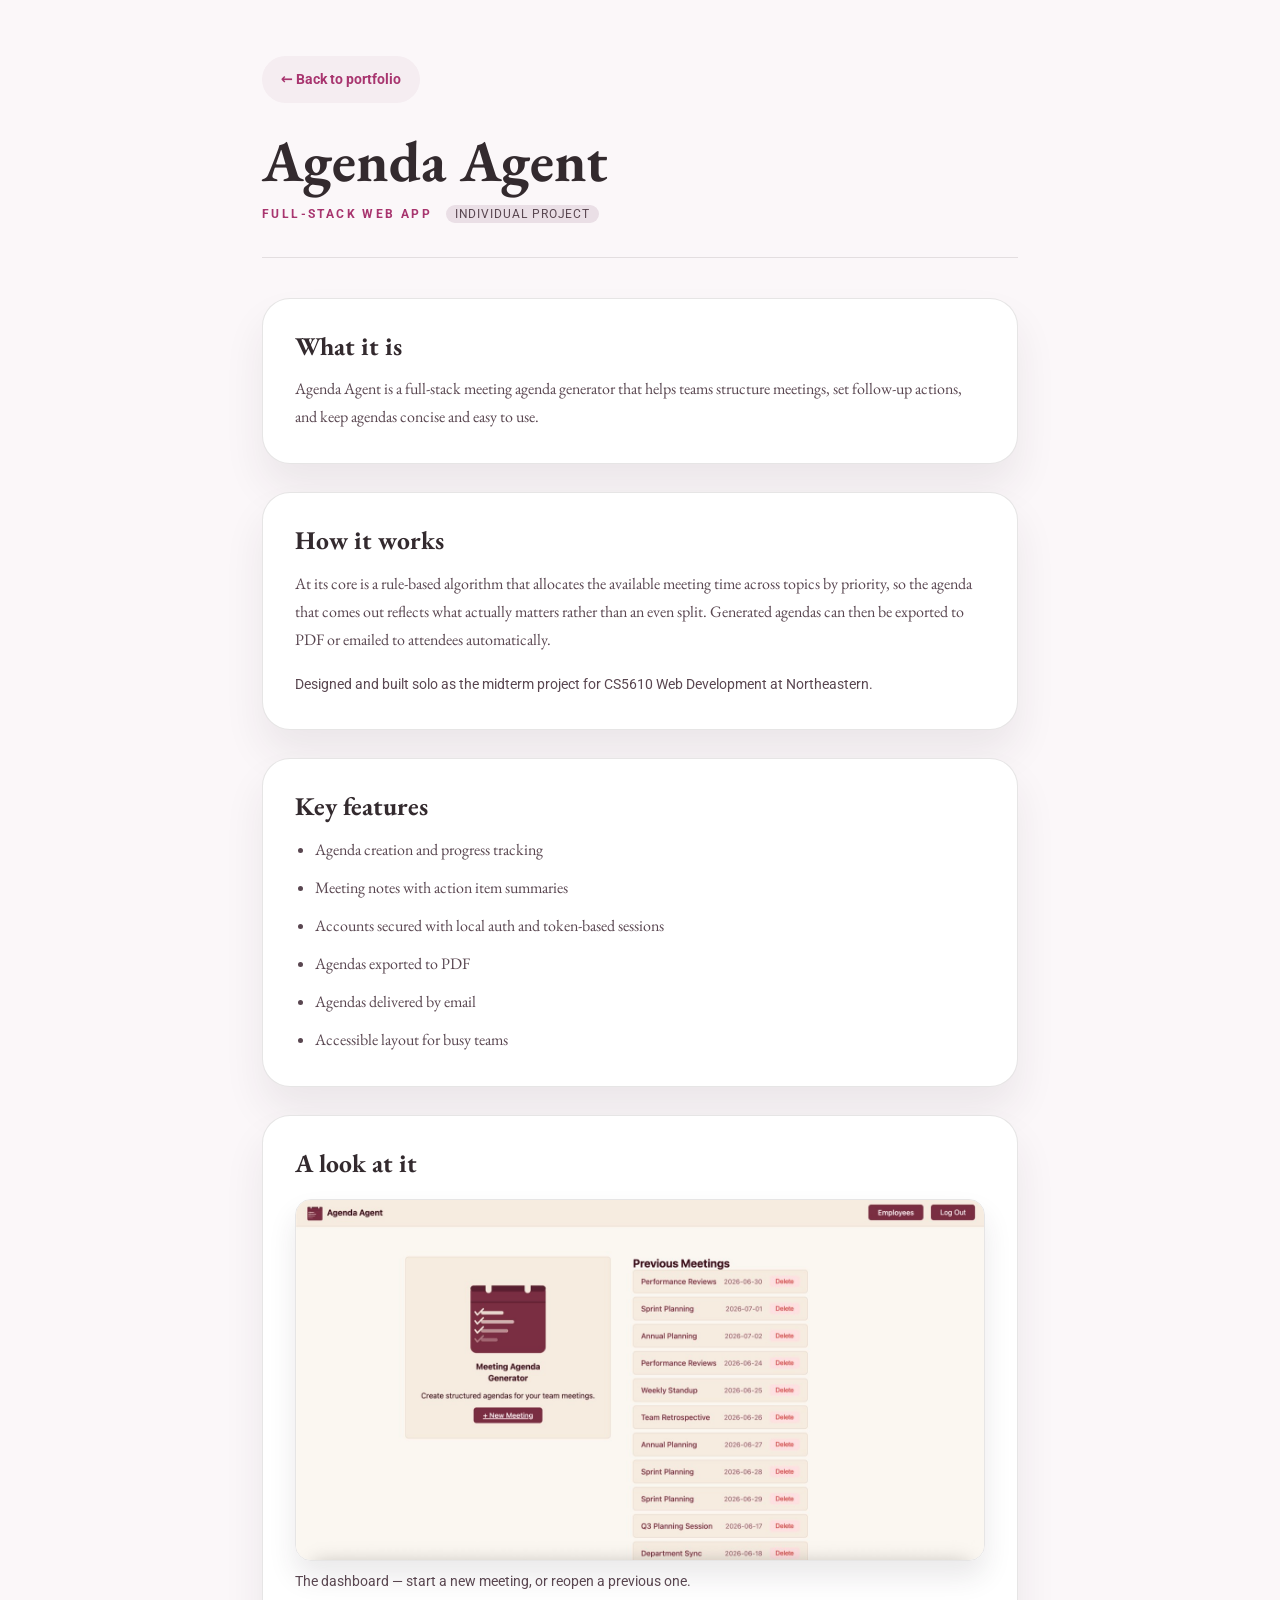
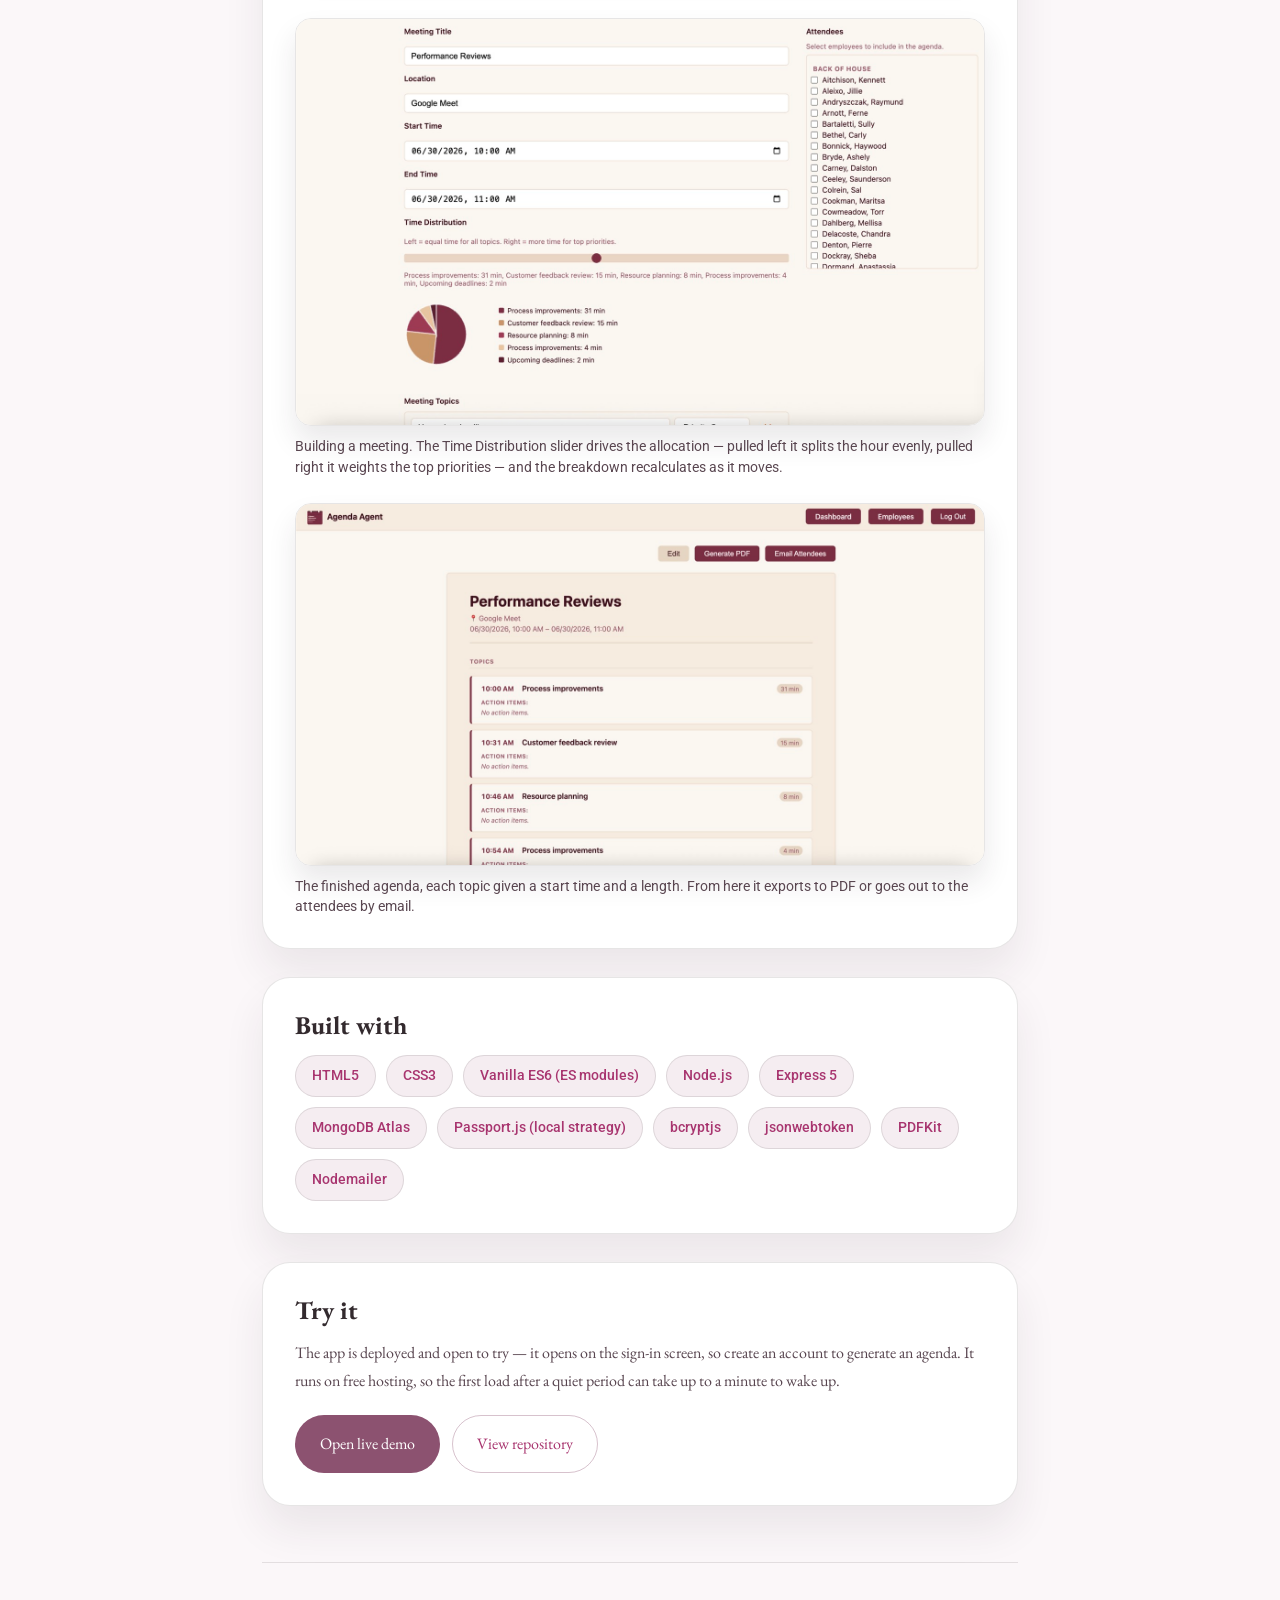
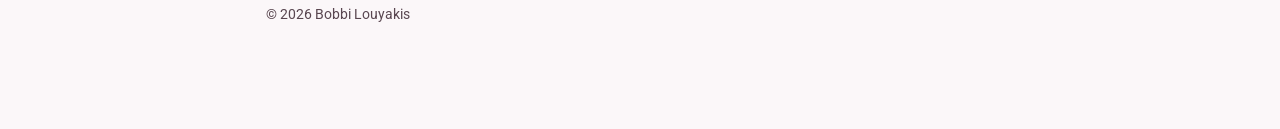
<file: projects/agenda-agent.html>
<!doctype html>
<html lang="en">
  <head>
    <meta charset="UTF-8" />
    <meta name="viewport" content="width=device-width, initial-scale=1.0" />
    <meta name="author" content="Bobbi Louyakis" />
    <meta
      name="description"
      content="Agenda Agent — a planning tool for structuring meetings, tracking follow-ups, and keeping meeting agendas concise."
    />
    <link
      rel="canonical"
      href="https://blouyakis.github.io/portfolio/projects/agenda-agent.html"
    />

    <meta property="og:type" content="article" />
    <meta property="og:site_name" content="Bobbi Louyakis" />
    <meta
      property="og:url"
      content="https://blouyakis.github.io/portfolio/projects/agenda-agent.html"
    />
    <meta
      property="og:title"
      content="Agenda Agent — meeting agendas by priority"
    />
    <meta
      property="og:description"
      content="A full-stack meeting agenda generator that allocates the available time across topics by priority, then exports the agenda to PDF or emails it to attendees."
    />
    <meta
      property="og:image"
      content="https://blouyakis.github.io/portfolio/assets/images/projects/agenda-agent/meeting-form.jpg"
    />
    <meta
      property="og:image:alt"
      content="The Agenda Agent meeting builder, showing the time distribution slider and a breakdown of minutes per topic"
    />
    <meta name="twitter:card" content="summary_large_image" />

    <title>Agenda Agent | Bobbi Louyakis</title>
    <link rel="icon" href="../assets/icons/logo.png" type="image/png" />
    <link rel="apple-touch-icon" href="../assets/icons/logo.png" />
    <link rel="preconnect" href="https://fonts.googleapis.com" />
    <link rel="preconnect" href="https://fonts.gstatic.com" crossorigin />
    <link
      href="https://fonts.googleapis.com/css2?family=EB+Garamond:wght@400;500;600;700&family=Roboto:wght@400;500;700&display=swap"
      rel="stylesheet"
    />
    <link rel="stylesheet" href="../css/base.css?v=2" />
    <link rel="stylesheet" href="../css/layout.css?v=2" />
    <link rel="stylesheet" href="../css/components.css?v=2" />
  </head>
  <body>
    <a class="skip-link" href="#main">Skip to main content</a>
    <div class="page-shell">
      <header class="page-header">
        <a href="../index.html" class="back-link">← Back to portfolio</a>
        <h1>Agenda Agent</h1>
        <p class="section-label">
          Full-stack web app <span class="course-state">Individual project</span>
        </p>
      </header>
      <main class="project-detail" id="main">
        <section>
          <h2>What it is</h2>
          <p>
            Agenda Agent is a full-stack meeting agenda generator that helps
            teams structure meetings, set follow-up actions, and keep agendas
            concise and easy to use.
          </p>
        </section>
        <section>
          <h2>How it works</h2>
          <p>
            At its core is a rule-based algorithm that allocates the available
            meeting time across topics by priority, so the agenda that comes out
            reflects what actually matters rather than an even split. Generated
            agendas can then be exported to PDF or emailed to attendees
            automatically.
          </p>
          <p class="byline">
            Designed and built solo as the midterm project for CS5610 Web
            Development at Northeastern.
          </p>
        </section>
        <section>
          <h2>Key features</h2>
          <ul>
            <li>Agenda creation and progress tracking</li>
            <li>Meeting notes with action item summaries</li>
            <li>Accounts secured with local auth and token-based sessions</li>
            <li>Agendas exported to PDF</li>
            <li>Agendas delivered by email</li>
            <li>Accessible layout for busy teams</li>
          </ul>
        </section>
        <section>
          <h2>A look at it</h2>
          <div class="shot-grid">
            <figure class="shot">
              <img
                src="../assets/images/projects/agenda-agent/dashboard.jpg"
                alt="The Agenda Agent dashboard with a New Meeting button beside a list of previous meetings"
                width="1500"
                height="786"
                loading="lazy"
                decoding="async"
              />
              <figcaption>
                The dashboard — start a new meeting, or reopen a previous one.
              </figcaption>
            </figure>
            <figure class="shot">
              <img
                src="../assets/images/projects/agenda-agent/meeting-form.jpg"
                alt="The meeting builder showing a Time Distribution slider, a pie chart of minutes per topic, and an attendee picker"
                width="1500"
                height="887"
                loading="lazy"
                decoding="async"
              />
              <figcaption>
                Building a meeting. The Time Distribution slider drives the
                allocation — pulled left it splits the hour evenly, pulled right
                it weights the top priorities — and the breakdown recalculates
                as it moves.
              </figcaption>
            </figure>
            <figure class="shot">
              <img
                src="../assets/images/projects/agenda-agent/agenda.jpg"
                alt="A generated agenda listing each topic with a start time, duration, and action items, above Generate PDF and Email Attendees buttons"
                width="1500"
                height="786"
                loading="lazy"
                decoding="async"
              />
              <figcaption>
                The finished agenda, each topic given a start time and a length.
                From here it exports to PDF or goes out to the attendees by
                email.
              </figcaption>
            </figure>
          </div>
        </section>
        <section>
          <h2>Built with</h2>
          <ul class="tech-list">
            <li>HTML5</li>
            <li>CSS3</li>
            <li>Vanilla ES6 (ES modules)</li>
            <li>Node.js</li>
            <li>Express 5</li>
            <li>MongoDB Atlas</li>
            <li>Passport.js (local strategy)</li>
            <li>bcryptjs</li>
            <li>jsonwebtoken</li>
            <li>PDFKit</li>
            <li>Nodemailer</li>
          </ul>
        </section>
        <section>
          <h2>Try it</h2>
          <p>
            The app is deployed and open to try — it opens on the sign-in
            screen, so create an account to generate an agenda. It runs on free
            hosting, so the first load after a quiet period can take up to a
            minute to wake up.
          </p>
          <div class="callout-actions">
            <a
              class="button primary"
              href="https://meeting-agenda.onrender.com/auth.html"
              target="_blank"
              rel="noopener"
              >Open live demo</a
            >
            <a
              class="button tertiary"
              href="https://github.com/blouyakis/meeting_agenda"
              target="_blank"
              rel="noopener"
              >View repository</a
            >
          </div>
        </section>
      </main>

      <footer class="site-footer">
        <p>© 2026 Bobbi Louyakis</p>
      </footer>
    </div>
  </body>
</html>
</file>
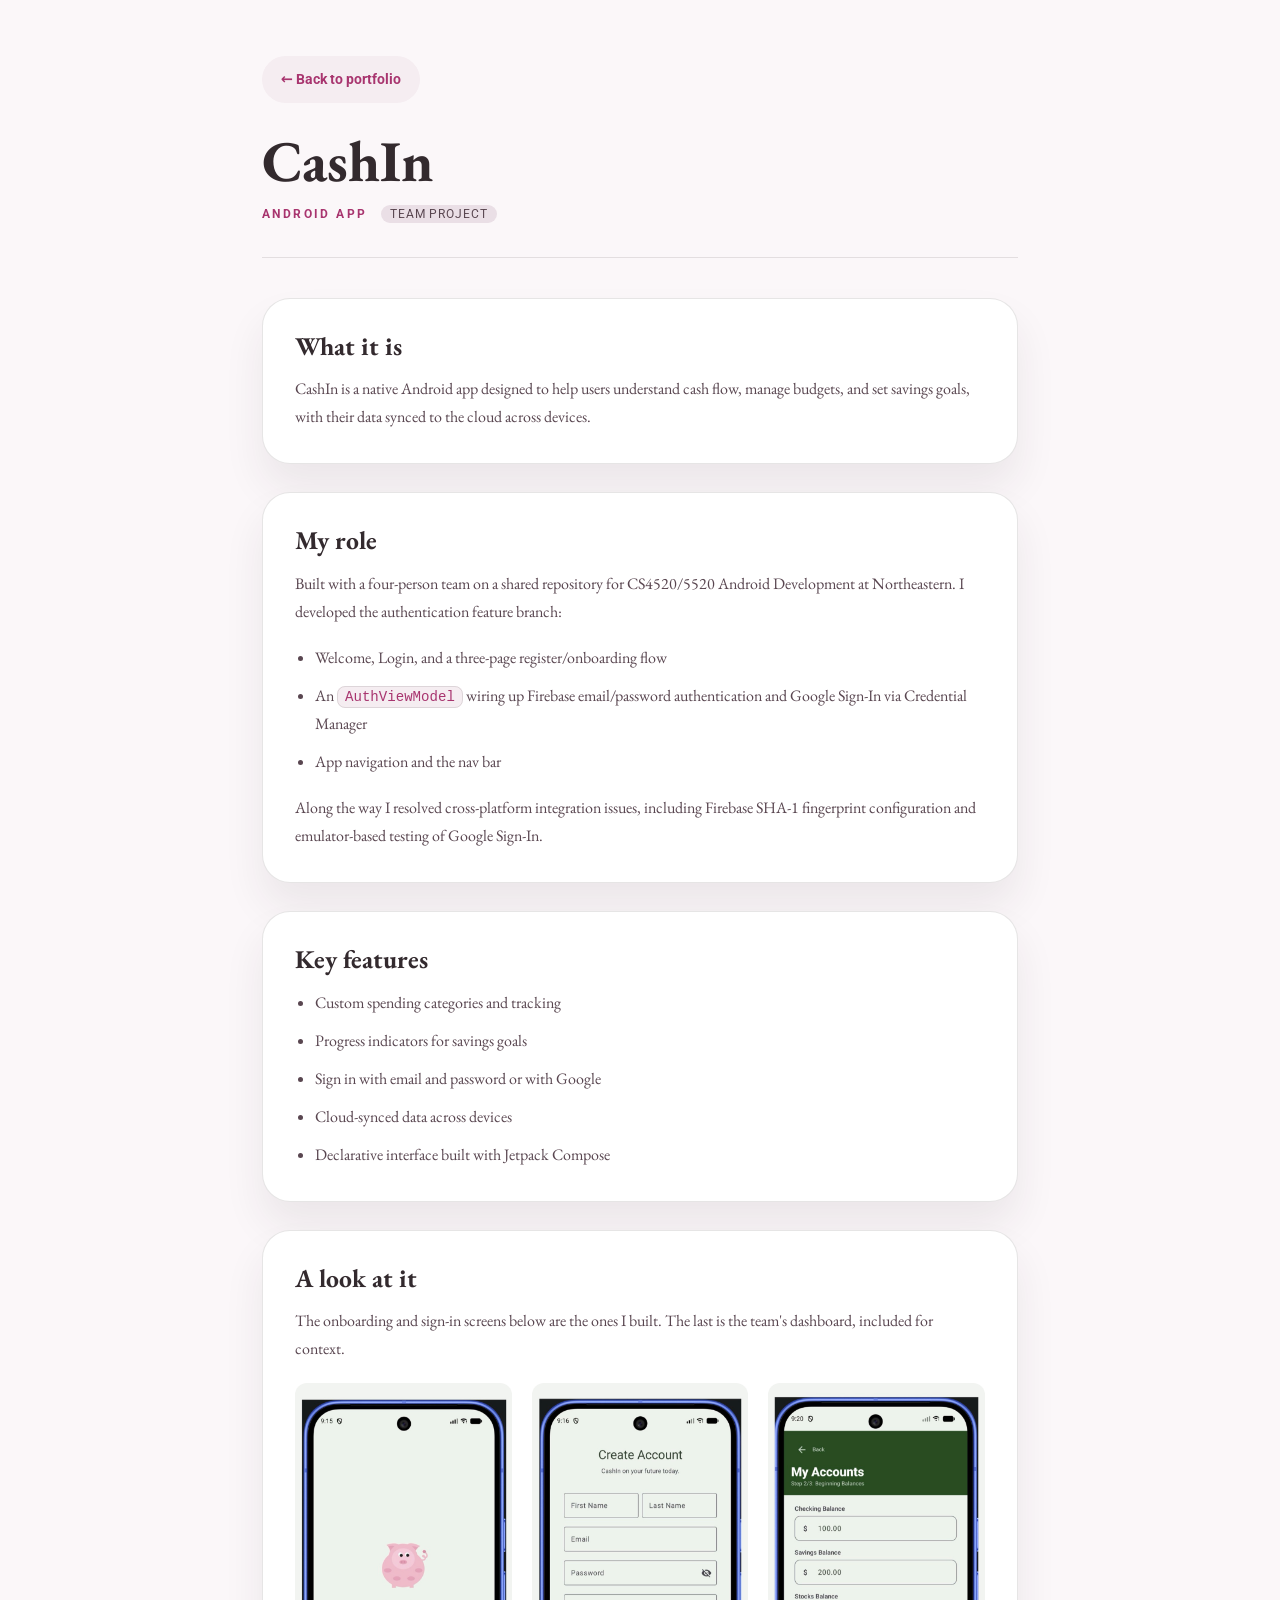
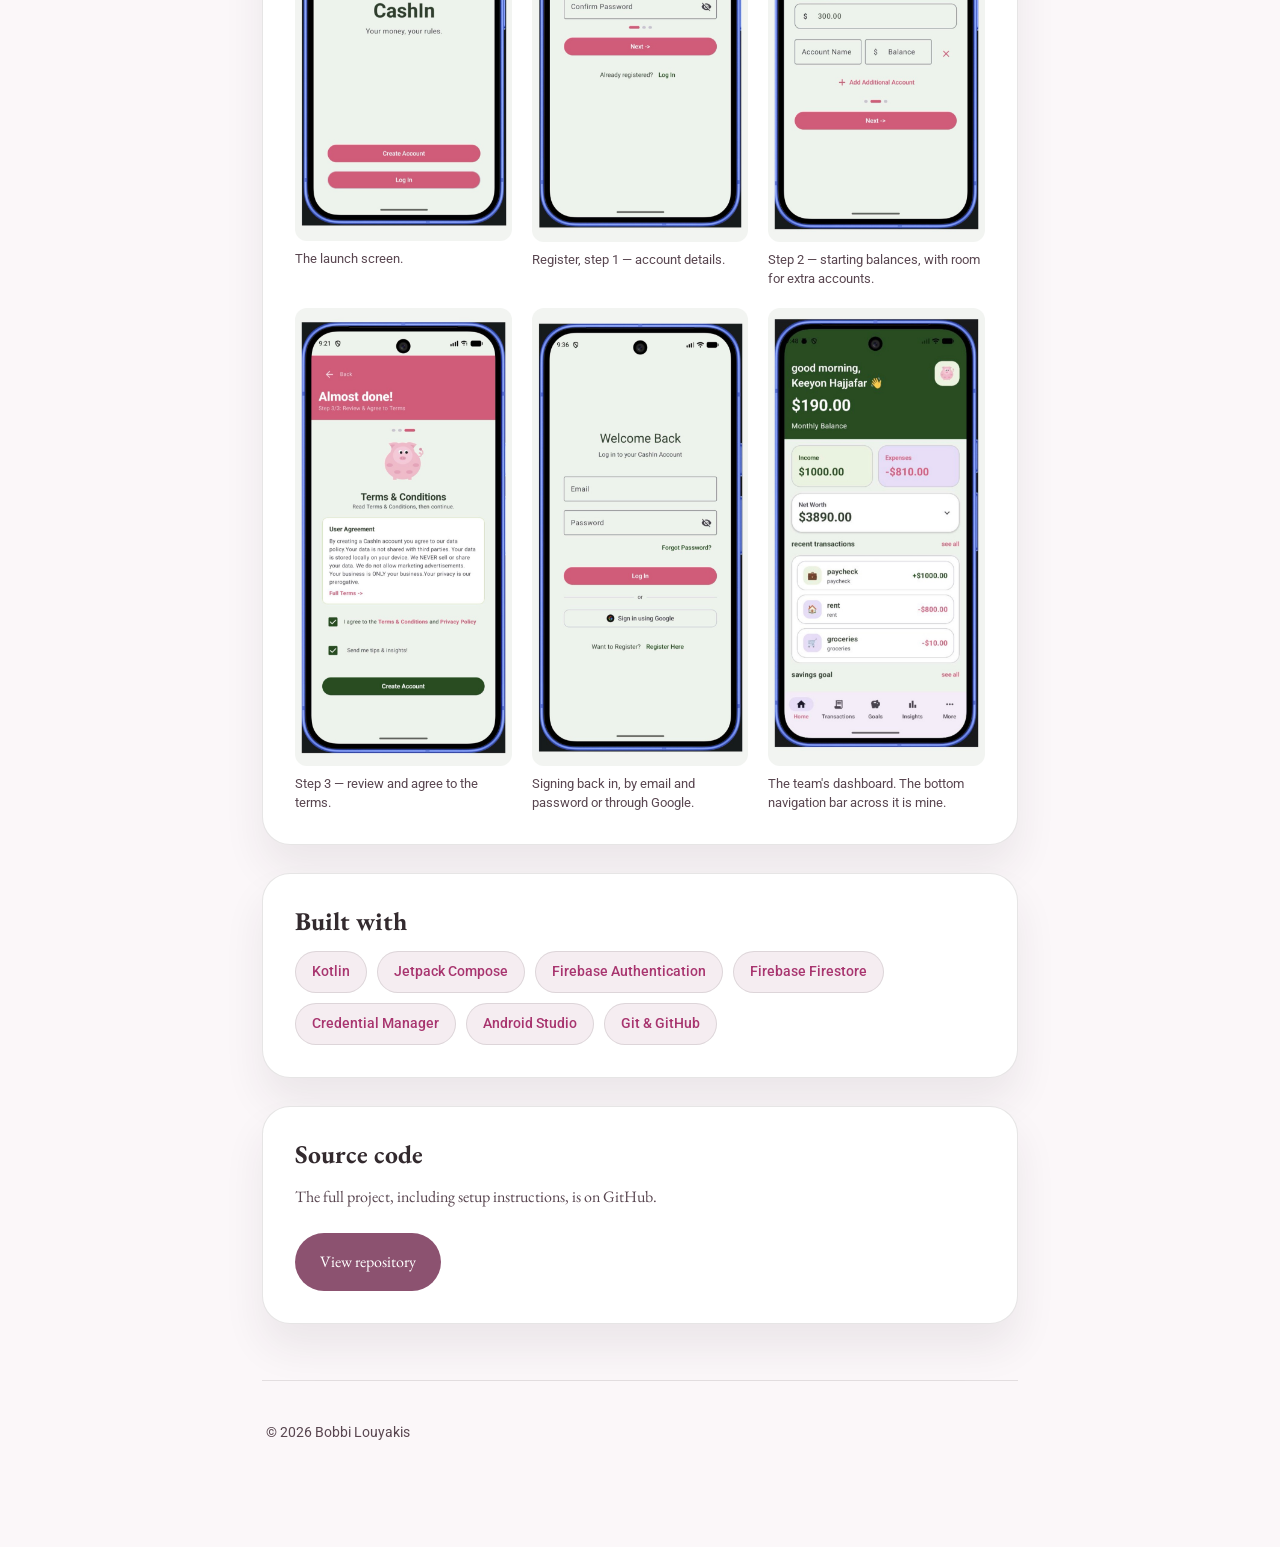
<file: projects/cashin.html>
<!doctype html>
<html lang="en">
  <head>
    <meta charset="UTF-8" />
    <meta name="viewport" content="width=device-width, initial-scale=1.0" />
    <meta name="author" content="Bobbi Louyakis" />
    <meta
      name="description"
      content="CashIn — an Android app for understanding cash flow, managing budgets, and setting savings goals."
    />
    <link
      rel="canonical"
      href="https://blouyakis.github.io/portfolio/projects/cashin.html"
    />

    <meta property="og:type" content="article" />
    <meta property="og:site_name" content="Bobbi Louyakis" />
    <meta
      property="og:url"
      content="https://blouyakis.github.io/portfolio/projects/cashin.html"
    />
    <meta property="og:title" content="CashIn — Android personal finance app" />
    <meta
      property="og:description"
      content="A native Android budgeting app built in Kotlin and Jetpack Compose. I built the authentication feature branch: onboarding, Firebase email/password auth, and Google Sign-In."
    />
    <meta
      property="og:image"
      content="https://blouyakis.github.io/portfolio/assets/images/projects/cashin/dashboard.jpg"
    />
    <meta
      property="og:image:alt"
      content="The CashIn dashboard showing monthly balance, income, expenses, and recent transactions"
    />
    <meta name="twitter:card" content="summary_large_image" />

    <title>CashIn | Bobbi Louyakis</title>
    <link rel="icon" href="../assets/icons/logo.png" type="image/png" />
    <link rel="apple-touch-icon" href="../assets/icons/logo.png" />
    <link rel="preconnect" href="https://fonts.googleapis.com" />
    <link rel="preconnect" href="https://fonts.gstatic.com" crossorigin />
    <link
      href="https://fonts.googleapis.com/css2?family=EB+Garamond:wght@400;500;600;700&family=Roboto:wght@400;500;700&display=swap"
      rel="stylesheet"
    />
    <link rel="stylesheet" href="../css/base.css?v=2" />
    <link rel="stylesheet" href="../css/layout.css?v=2" />
    <link rel="stylesheet" href="../css/components.css?v=2" />
  </head>
  <body>
    <a class="skip-link" href="#main">Skip to main content</a>
    <div class="page-shell">
      <header class="page-header">
        <a href="../index.html" class="back-link">← Back to portfolio</a>
        <h1>CashIn</h1>
        <p class="section-label">
          Android app <span class="course-state">Team project</span>
        </p>
      </header>
      <main class="project-detail" id="main">
        <section>
          <h2>What it is</h2>
          <p>
            CashIn is a native Android app designed to help users understand
            cash flow, manage budgets, and set savings goals, with their data
            synced to the cloud across devices.
          </p>
        </section>
        <section>
          <h2>My role</h2>
          <p>
            Built with a four-person team on a shared repository for CS4520/5520
            Android Development at Northeastern. I developed the authentication
            feature branch:
          </p>
          <ul>
            <li>Welcome, Login, and a three-page register/onboarding flow</li>
            <li>
              An <code>AuthViewModel</code> wiring up Firebase email/password
              authentication and Google Sign-In via Credential Manager
            </li>
            <li>App navigation and the nav bar</li>
          </ul>
          <p>
            Along the way I resolved cross-platform integration issues,
            including Firebase SHA-1 fingerprint configuration and
            emulator-based testing of Google Sign-In.
          </p>
        </section>
        <section>
          <h2>Key features</h2>
          <ul>
            <li>Custom spending categories and tracking</li>
            <li>Progress indicators for savings goals</li>
            <li>Sign in with email and password or with Google</li>
            <li>Cloud-synced data across devices</li>
            <li>Declarative interface built with Jetpack Compose</li>
          </ul>
        </section>
        <section>
          <h2>A look at it</h2>
          <p>
            The onboarding and sign-in screens below are the ones I built. The
            last is the team's dashboard, included for context.
          </p>
          <div class="shot-grid phone-shots">
            <figure class="shot">
              <img
                src="../assets/images/projects/cashin/welcome.jpg"
                alt="The CashIn launch screen with a piggy bank logo and Create Account and Log In buttons"
                width="720"
                height="1522"
                loading="lazy"
                decoding="async"
              />
              <figcaption>The launch screen.</figcaption>
            </figure>
            <figure class="shot">
              <img
                src="../assets/images/projects/cashin/create-account.jpg"
                alt="Step one of registration, collecting name, email, and password"
                width="720"
                height="1522"
                loading="lazy"
                decoding="async"
              />
              <figcaption>Register, step 1 — account details.</figcaption>
            </figure>
            <figure class="shot">
              <img
                src="../assets/images/projects/cashin/accounts.jpg"
                alt="Step two of registration, collecting checking, savings, and stocks balances"
                width="720"
                height="1522"
                loading="lazy"
                decoding="async"
              />
              <figcaption>
                Step 2 — starting balances, with room for extra accounts.
              </figcaption>
            </figure>
            <figure class="shot">
              <img
                src="../assets/images/projects/cashin/terms.jpg"
                alt="Step three of registration, showing the user agreement and consent checkboxes"
                width="720"
                height="1522"
                loading="lazy"
                decoding="async"
              />
              <figcaption>Step 3 — review and agree to the terms.</figcaption>
            </figure>
            <figure class="shot">
              <img
                src="../assets/images/projects/cashin/login.jpg"
                alt="The log in screen with email and password fields and a Sign in using Google button"
                width="720"
                height="1522"
                loading="lazy"
                decoding="async"
              />
              <figcaption>
                Signing back in, by email and password or through Google.
              </figcaption>
            </figure>
            <figure class="shot">
              <img
                src="../assets/images/projects/cashin/dashboard.jpg"
                alt="The CashIn dashboard showing monthly balance, income and expenses, recent transactions, and a bottom navigation bar"
                width="720"
                height="1522"
                loading="lazy"
                decoding="async"
              />
              <figcaption>
                The team's dashboard. The bottom navigation bar across it is
                mine.
              </figcaption>
            </figure>
          </div>
        </section>
        <section>
          <h2>Built with</h2>
          <ul class="tech-list">
            <li>Kotlin</li>
            <li>Jetpack Compose</li>
            <li>Firebase Authentication</li>
            <li>Firebase Firestore</li>
            <li>Credential Manager</li>
            <li>Android Studio</li>
            <li>Git &amp; GitHub</li>
          </ul>
        </section>
        <section>
          <h2>Source code</h2>
          <p>The full project, including setup instructions, is on GitHub.</p>
          <a
            class="button primary"
            href="https://github.com/blouyakis/CashIn"
            target="_blank"
            rel="noopener"
            >View repository</a
          >
        </section>
      </main>

      <footer class="site-footer">
        <p>© 2026 Bobbi Louyakis</p>
      </footer>
    </div>
  </body>
</html>
</file>
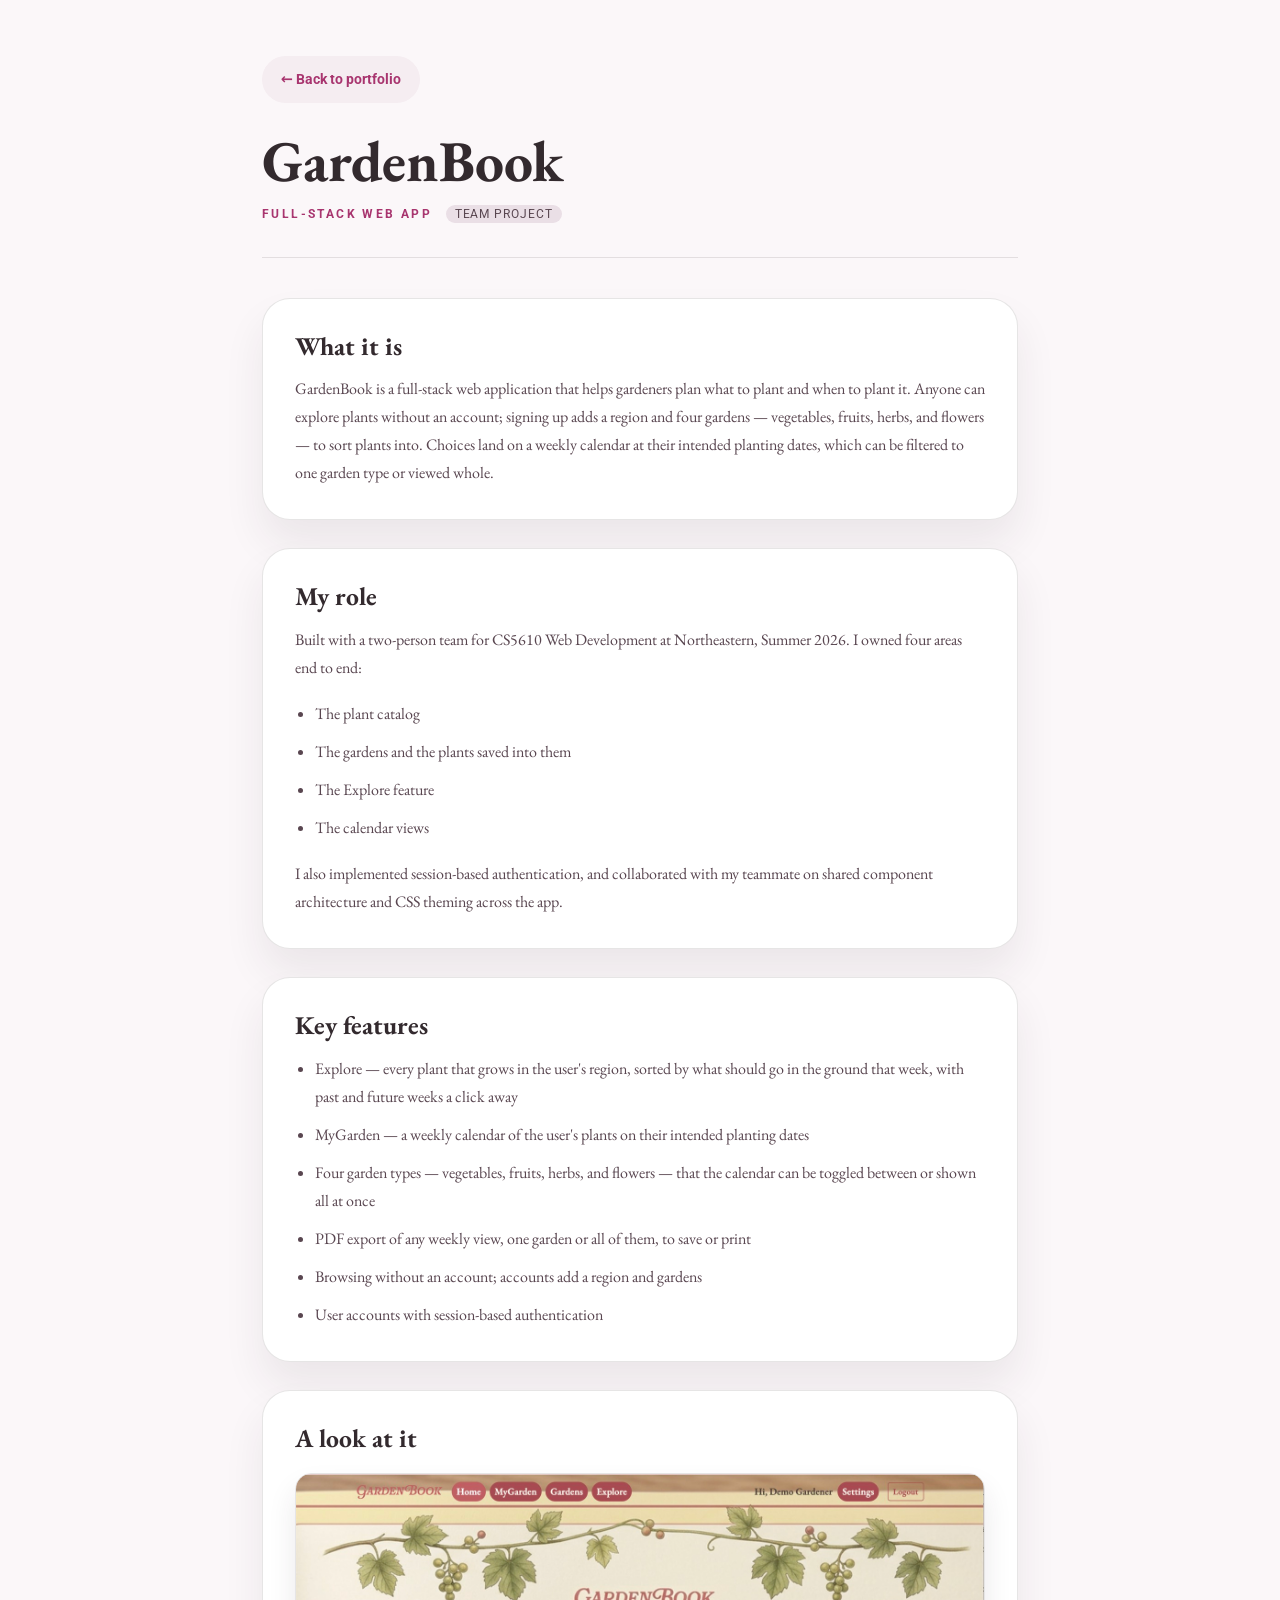
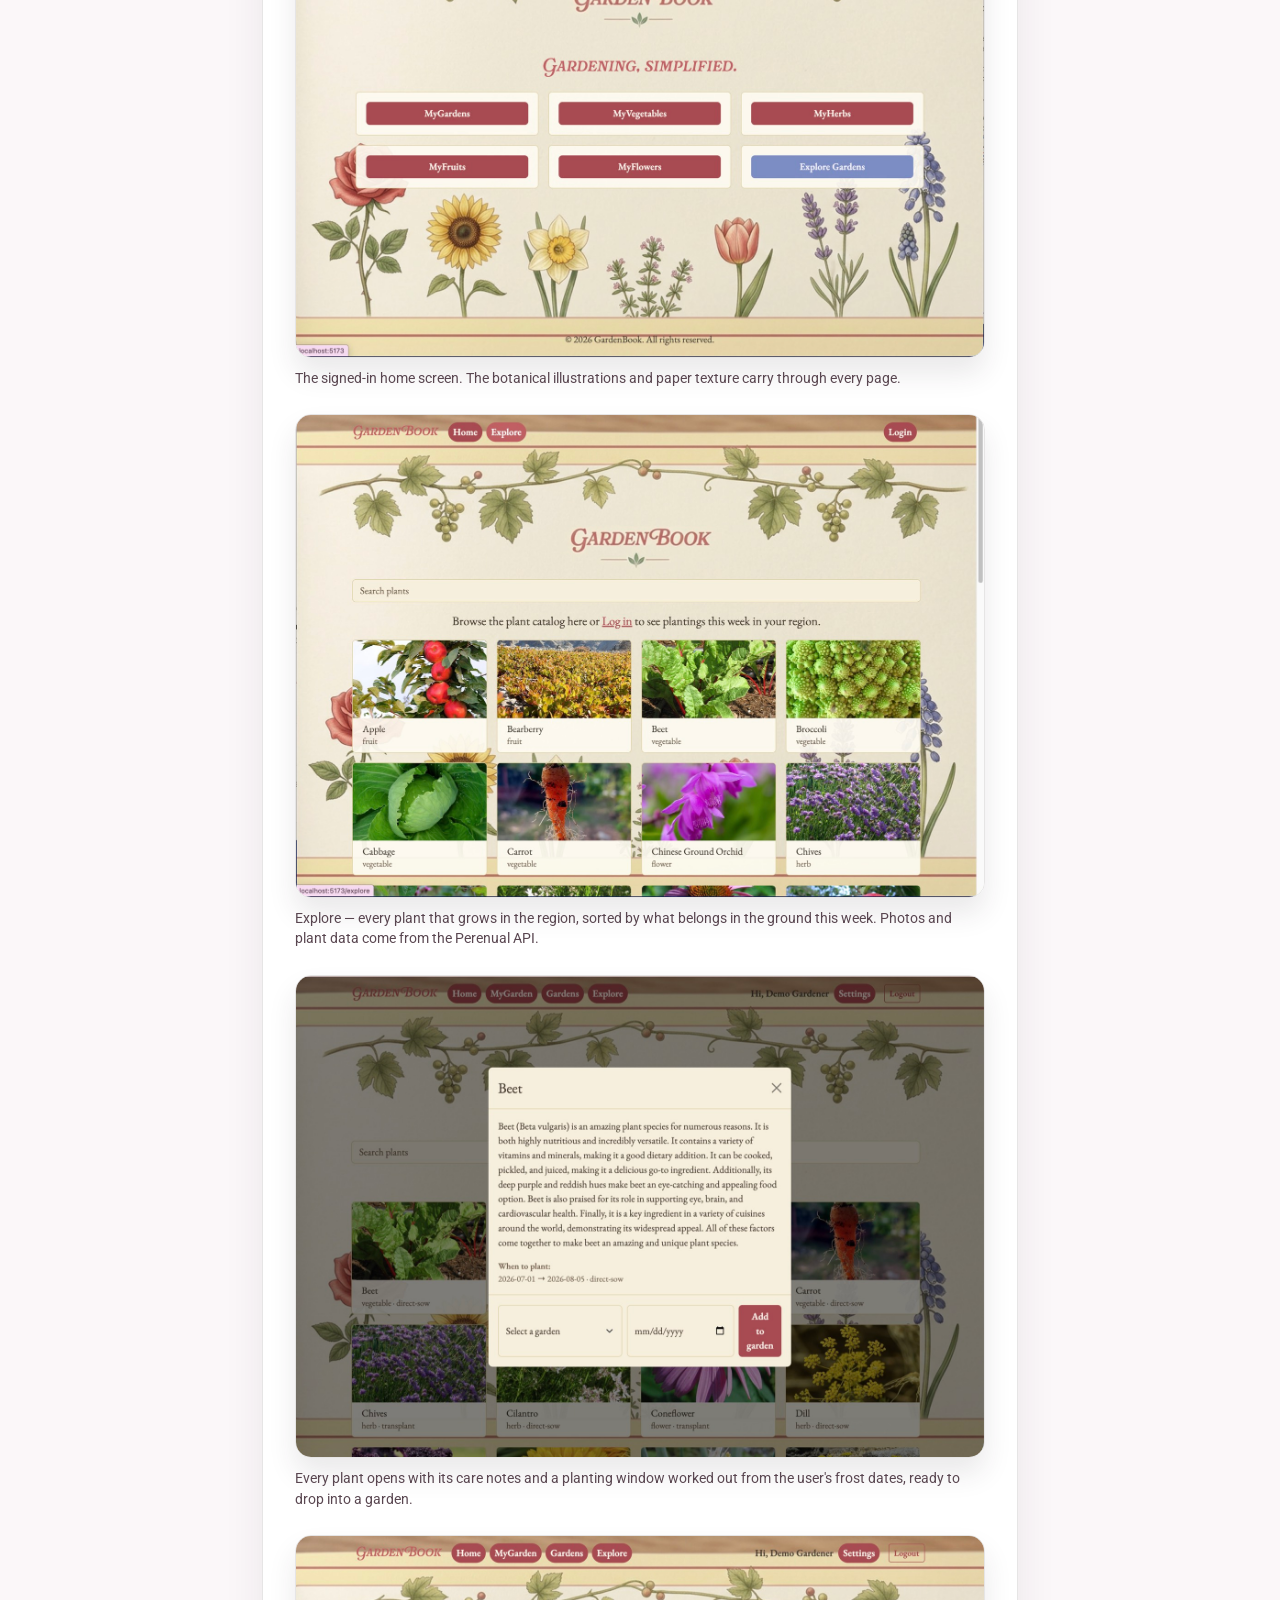
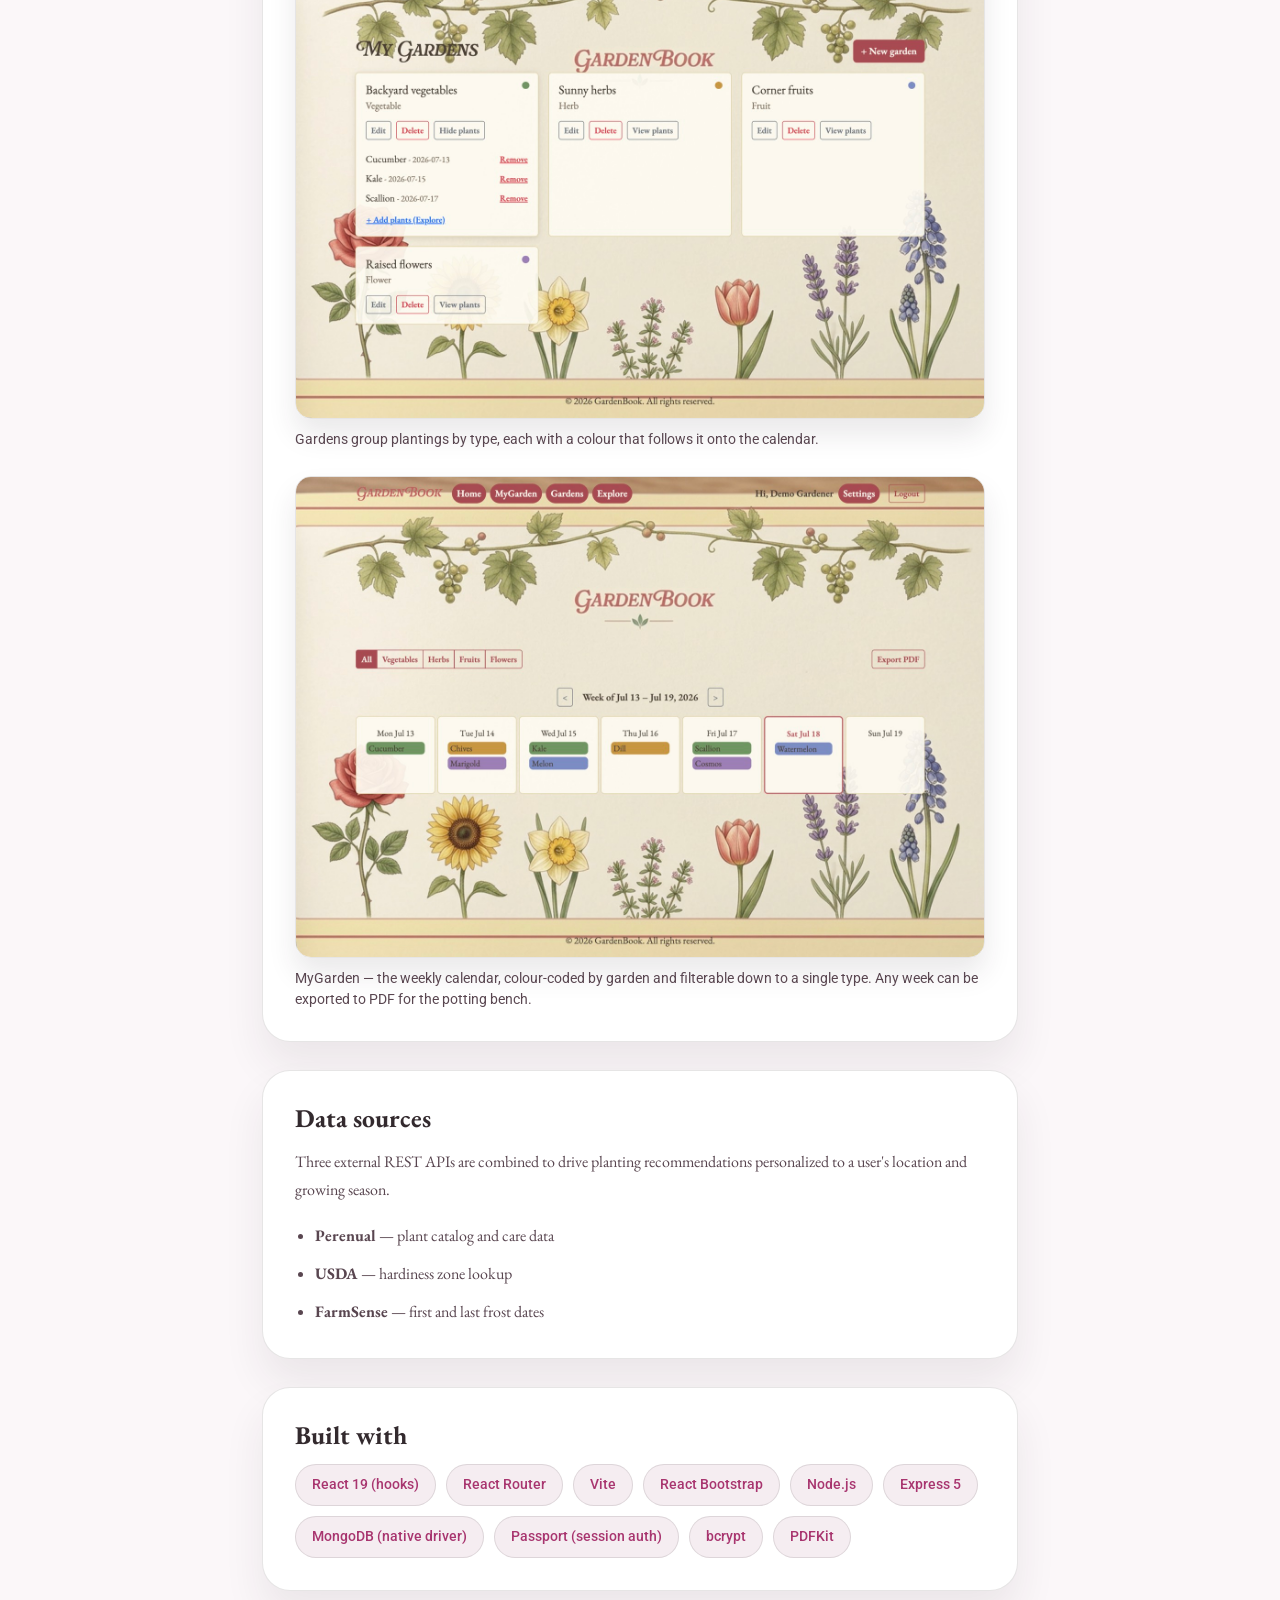
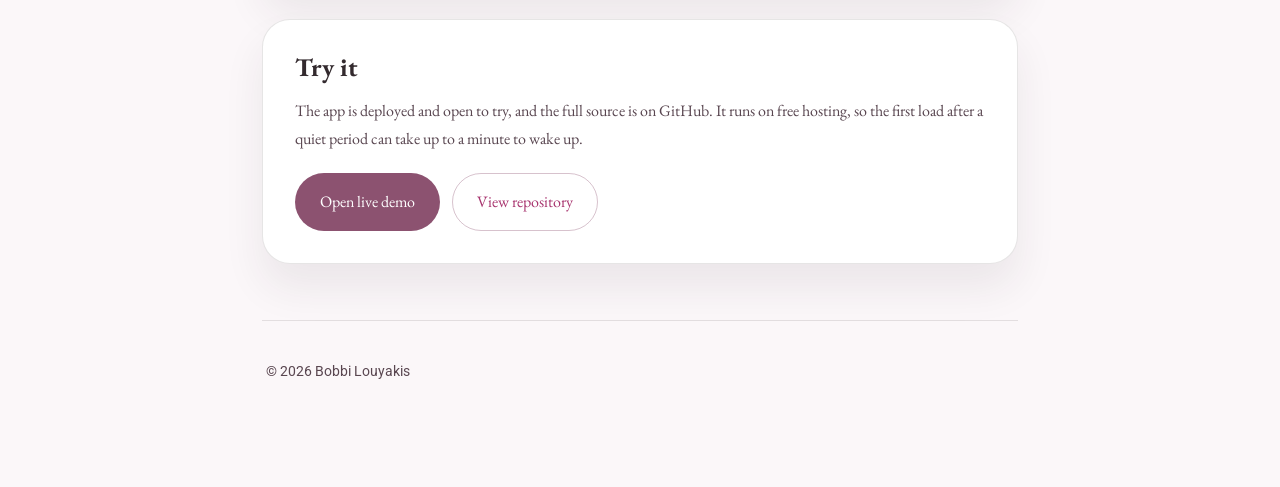
<file: projects/gardenbook.html>
<!doctype html>
<html lang="en">
  <head>
    <meta charset="UTF-8" />
    <meta name="viewport" content="width=device-width, initial-scale=1.0" />
    <meta name="author" content="Bobbi Louyakis" />
    <meta
      name="description"
      content="GardenBook — a full-stack app that helps gardeners plan what to plant and when, built with Node, Express, MongoDB, and React 19, with a weekly planting calendar you can export as a PDF."
    />
    <link
      rel="canonical"
      href="https://blouyakis.github.io/portfolio/projects/gardenbook.html"
    />

    <meta property="og:type" content="article" />
    <meta property="og:site_name" content="Bobbi Louyakis" />
    <meta
      property="og:url"
      content="https://blouyakis.github.io/portfolio/projects/gardenbook.html"
    />
    <meta property="og:title" content="GardenBook — full-stack garden planner" />
    <meta
      property="og:description"
      content="A garden planning app built with React 19, Node, Express, and MongoDB. Explore the plants that grow in your region and organize them onto a weekly planting calendar."
    />
    <meta
      property="og:image"
      content="https://blouyakis.github.io/portfolio/assets/images/projects/gardenbook/homepage.jpg"
    />
    <meta
      property="og:image:alt"
      content="The GardenBook home screen, illustrated with botanical drawings"
    />
    <meta name="twitter:card" content="summary_large_image" />

    <title>GardenBook | Bobbi Louyakis</title>
    <link rel="icon" href="../assets/icons/logo.png" type="image/png" />
    <link rel="apple-touch-icon" href="../assets/icons/logo.png" />
    <link rel="preconnect" href="https://fonts.googleapis.com" />
    <link rel="preconnect" href="https://fonts.gstatic.com" crossorigin />
    <link
      href="https://fonts.googleapis.com/css2?family=EB+Garamond:wght@400;500;600;700&family=Roboto:wght@400;500;700&display=swap"
      rel="stylesheet"
    />
    <link rel="stylesheet" href="../css/base.css?v=2" />
    <link rel="stylesheet" href="../css/layout.css?v=2" />
    <link rel="stylesheet" href="../css/components.css?v=2" />
  </head>
  <body>
    <a class="skip-link" href="#main">Skip to main content</a>
    <div class="page-shell">
      <header class="page-header">
        <a href="../index.html" class="back-link">← Back to portfolio</a>
        <h1>GardenBook</h1>
        <p class="section-label">
          Full-stack web app <span class="course-state">Team project</span>
        </p>
      </header>
      <main class="project-detail" id="main">
        <section>
          <h2>What it is</h2>
          <p>
            GardenBook is a full-stack web application that helps gardeners plan
            what to plant and when to plant it. Anyone can explore plants
            without an account; signing up adds a region and four gardens —
            vegetables, fruits, herbs, and flowers — to sort plants into.
            Choices land on a weekly calendar at their intended planting dates,
            which can be filtered to one garden type or viewed whole.
          </p>
        </section>
        <section>
          <h2>My role</h2>
          <p>
            Built with a two-person team for CS5610 Web Development at
            Northeastern, Summer 2026. I owned four areas end to end:
          </p>
          <ul>
            <li>The plant catalog</li>
            <li>The gardens and the plants saved into them</li>
            <li>The Explore feature</li>
            <li>The calendar views</li>
          </ul>
          <p>
            I also implemented session-based authentication, and collaborated
            with my teammate on shared component architecture and CSS theming
            across the app.
          </p>
        </section>
        <section>
          <h2>Key features</h2>
          <ul>
            <li>
              Explore — every plant that grows in the user's region, sorted by
              what should go in the ground that week, with past and future weeks
              a click away
            </li>
            <li>
              MyGarden — a weekly calendar of the user's plants on their
              intended planting dates
            </li>
            <li>
              Four garden types — vegetables, fruits, herbs, and flowers — that
              the calendar can be toggled between or shown all at once
            </li>
            <li>
              PDF export of any weekly view, one garden or all of them, to save
              or print
            </li>
            <li>
              Browsing without an account; accounts add a region and gardens
            </li>
            <li>User accounts with session-based authentication</li>
          </ul>
        </section>
        <section>
          <h2>A look at it</h2>
          <div class="shot-grid">
            <figure class="shot">
              <img
                src="../assets/images/projects/gardenbook/homepage.jpg"
                alt="GardenBook home screen with shortcuts to gardens, vegetables, herbs, fruits, and flowers"
                width="1500"
                height="1051"
                loading="lazy"
                decoding="async"
              />
              <figcaption>
                The signed-in home screen. The botanical illustrations and paper
                texture carry through every page.
              </figcaption>
            </figure>
            <figure class="shot">
              <img
                src="../assets/images/projects/gardenbook/explore.jpg"
                alt="The Explore page showing a searchable grid of plant cards with photographs"
                width="1500"
                height="1051"
                loading="lazy"
                decoding="async"
              />
              <figcaption>
                Explore — every plant that grows in the region, sorted by what
                belongs in the ground this week. Photos and plant data come from
                the Perenual API.
              </figcaption>
            </figure>
            <figure class="shot">
              <img
                src="../assets/images/projects/gardenbook/plantdetail.jpg"
                alt="A plant detail dialog for beets showing care notes, a planting window, and controls to add it to a garden"
                width="1500"
                height="1050"
                loading="lazy"
                decoding="async"
              />
              <figcaption>
                Every plant opens with its care notes and a planting window
                worked out from the user's frost dates, ready to drop into a
                garden.
              </figcaption>
            </figure>
            <figure class="shot">
              <img
                src="../assets/images/projects/gardenbook/gardens.jpg"
                alt="The My Gardens page listing four gardens, each with its own colour and plantings"
                width="1500"
                height="1051"
                loading="lazy"
                decoding="async"
              />
              <figcaption>
                Gardens group plantings by type, each with a colour that follows
                it onto the calendar.
              </figcaption>
            </figure>
            <figure class="shot">
              <img
                src="../assets/images/projects/gardenbook/mygarden.jpg"
                alt="A week view calendar with plantings colour-coded by garden and an Export PDF button"
                width="1500"
                height="1048"
                loading="lazy"
                decoding="async"
              />
              <figcaption>
                MyGarden — the weekly calendar, colour-coded by garden and
                filterable down to a single type. Any week can be exported to
                PDF for the potting bench.
              </figcaption>
            </figure>
          </div>
        </section>
        <section>
          <h2>Data sources</h2>
          <p>
            Three external REST APIs are combined to drive planting
            recommendations personalized to a user's location and growing
            season.
          </p>
          <ul>
            <li><strong>Perenual</strong> — plant catalog and care data</li>
            <li><strong>USDA</strong> — hardiness zone lookup</li>
            <li><strong>FarmSense</strong> — first and last frost dates</li>
          </ul>
        </section>
        <section>
          <h2>Built with</h2>
          <ul class="tech-list">
            <li>React 19 (hooks)</li>
            <li>React Router</li>
            <li>Vite</li>
            <li>React Bootstrap</li>
            <li>Node.js</li>
            <li>Express 5</li>
            <li>MongoDB (native driver)</li>
            <li>Passport (session auth)</li>
            <li>bcrypt</li>
            <li>PDFKit</li>
          </ul>
        </section>
        <section>
          <h2>Try it</h2>
          <p>
            The app is deployed and open to try, and the full source is on
            GitHub. It runs on free hosting, so the first load after a quiet
            period can take up to a minute to wake up.
          </p>
          <div class="callout-actions">
            <a
              class="button primary"
              href="https://gardenbook-tozv.onrender.com/"
              target="_blank"
              rel="noopener"
              >Open live demo</a
            >
            <a
              class="button tertiary"
              href="https://github.com/blouyakis/gardenbook"
              target="_blank"
              rel="noopener"
              >View repository</a
            >
          </div>
        </section>
      </main>

      <footer class="site-footer">
        <p>© 2026 Bobbi Louyakis</p>
      </footer>
    </div>
  </body>
</html>
</file>
<file: css/base.css>
:root {
  color-scheme: light;

  /* Surfaces — warm off-white with a pink tint */
  --bg: #fbf7f9;
  --surface: #ffffff;
  --surface-muted: #f5edf1;
  --surface-strong: #eadfe6;

  /* Text */
  --text: #332a2e;
  --muted: #594650;

  /* Brand — mauve carries interactive elements, pink is decorative only.
     #f22d92 tops out at 3.77:1 on white, so it never carries small text. */
  --primary: #8c5270;
  --primary-strong: #7a4462;
  --primary-soft: #bf4a86;
  --accent: #f22d92;
  --accent-text: #a8356f;

  --border: rgba(51, 42, 46, 0.12);
  --border-strong: rgba(140, 82, 112, 0.35);
  --shadow: 0 24px 40px rgba(51, 42, 46, 0.08);
  --shadow-lift: 0 16px 28px rgba(51, 42, 46, 0.1);

  --serif: "EB Garamond", Georgia, serif;
  --sans: "Roboto", system-ui, -apple-system, sans-serif;

  font-family: var(--serif);
  font-size: 16px;
  line-height: 1.75;
}

* {
  box-sizing: border-box;
}

html {
  scroll-behavior: smooth;
}

body {
  margin: 0;
  min-height: 100vh;
  background: var(--bg);
  color: var(--text);
}

/* height:auto must ride along with max-width. Without it, a shrunk image keeps
   the pixel height from its width/height attributes and stretches vertically. */
img {
  display: block;
  max-width: 100%;
  height: auto;
}

a {
  color: inherit;
  text-decoration: none;
}

button,
a.button {
  font: inherit;
  cursor: pointer;
}

::selection {
  background: rgba(242, 45, 146, 0.22);
}

body,
input,
button,
textarea,
select {
  font-family: var(--serif);
}

@media (prefers-reduced-motion: reduce) {
  html {
    scroll-behavior: auto;
  }

  *,
  *::before,
  *::after {
    animation-duration: 0.01ms !important;
    animation-iteration-count: 1 !important;
    transition-duration: 0.01ms !important;
  }
}
</file>
<file: css/layout.css>
:root {
  --sidebar-w: 320px;
}

.site-shell {
  min-height: 100vh;
}

.skip-link {
  position: fixed;
  left: -9999px;
  top: 0;
  z-index: 20;
  padding: 12px 20px;
  background: var(--primary);
  color: #fff;
  border-radius: 0 0 14px 0;
}

.skip-link:focus {
  left: 0;
}

.sidebar {
  position: fixed;
  top: 0;
  left: 0;
  z-index: 5;
  width: var(--sidebar-w);
  height: 100vh;
  overflow-y: auto;
  padding: 40px 32px;
  background: var(--surface);
  border-right: 1px solid var(--border);
  display: flex;
  flex-direction: column;
  gap: 32px;
}

.brand {
  display: flex;
  align-items: center;
  gap: 16px;
}

.brand-mark {
  width: 56px;
  height: 56px;
  flex: none;
  display: grid;
  place-items: center;
  background: linear-gradient(135deg, var(--accent) 0%, var(--primary) 100%);
  color: white;
  font-size: 1.1rem;
  font-weight: 700;
  border-radius: 18px;
}

.brand-name {
  margin: 0;
  font-size: 1rem;
  font-weight: 700;
}

.brand-tag {
  margin: 4px 0 0;
  font-size: 0.9rem;
  color: var(--muted);
}

.sidebar-nav {
  display: grid;
  gap: 12px;
}

.nav-link {
  display: inline-flex;
  align-items: center;
  gap: 12px;
  padding: 14px 16px;
  border-radius: 14px;
  border: 1px solid transparent;
  background: var(--surface-muted);
  color: var(--text);
  font-size: 0.95rem;
  font-weight: 500;
  transition:
    background-color 180ms ease,
    border-color 180ms ease,
    color 180ms ease;
}

.nav-link:hover,
.nav-link:focus-visible {
  border-color: var(--border-strong);
  background: var(--surface);
  color: var(--accent-text);
}

.nav-link.active {
  background: var(--primary);
  border-color: var(--primary);
  color: #fff;
  font-weight: 700;
}

.sidebar-note {
  margin-top: auto;
  padding: 20px 18px;
  border-radius: 24px;
  background: var(--surface-muted);
  border-left: 3px solid var(--accent);
  color: var(--muted);
  font-size: 0.95rem;
}

.sidebar-note p {
  margin: 0;
}

.content {
  margin-left: var(--sidebar-w);
  padding: 48px 56px;
  max-width: 1200px;
}

.hero-section {
  display: grid;
  grid-template-columns: 1.4fr 0.9fr;
  gap: 48px;
  align-items: start;
}

.section-panel {
  margin-top: 56px;
  padding: 40px;
  border-radius: 36px;
  background: var(--surface);
  box-shadow: var(--shadow);
}

.highlighted-section {
  background: linear-gradient(180deg, var(--surface-muted) 0%, #ffffff 100%);
}

.section-header {
  margin-bottom: 28px;
}

.eyebrow,
.section-label {
  text-transform: uppercase;
  letter-spacing: 0.2em;
  font-size: 0.75rem;
  font-weight: 700;
  color: var(--accent-text);
  margin: 0 0 16px;
}

.hero-copy h1,
.section-panel h2 {
  margin: 0;
  font-size: clamp(2rem, 3vw, 3.4rem);
  line-height: 1.05;
}

.project-card h3,
.work-card h3 {
  margin: 0;
  font-size: 1.5rem;
  line-height: 1.2;
}

.hero-copy p,
.section-panel p,
.project-card p,
.work-card p {
  color: var(--muted);
}

/* The bright pink clears WCAG AA only as large text (3.55:1 on --bg, above
   the 3:1 large-text floor). The h1 never renders below 32px, so it holds
   here — do not reuse this color at body sizes. */
.hero-accent {
  color: var(--accent);
}

.hero-description {
  max-width: 42rem;
  font-size: 1.05rem;
  margin: 24px 0 32px;
}

.hero-actions {
  display: flex;
  flex-wrap: wrap;
  gap: 16px;
}

.button {
  display: inline-flex;
  align-items: center;
  justify-content: center;
  padding: 14px 24px;
  border-radius: 999px;
  border: 1px solid transparent;
  transition:
    transform 180ms ease,
    background-color 180ms ease,
    border-color 180ms ease;
  text-decoration: none;
  font-weight: 700;
}

.button:hover,
.button:focus-visible {
  transform: translateY(-1px);
}

.button.primary {
  color: white;
  background: var(--primary);
}

.button.primary:hover,
.button.primary:focus-visible {
  background: var(--primary-strong);
}

.button.secondary {
  color: var(--accent-text);
  background: rgba(140, 82, 112, 0.1);
}

.button.secondary:hover,
.button.secondary:focus-visible {
  background: rgba(140, 82, 112, 0.18);
}

.button.tertiary {
  color: var(--accent-text);
  background: transparent;
  border-color: var(--border-strong);
}

.button.tertiary:hover,
.button.tertiary:focus-visible {
  background: var(--surface);
  border-color: var(--primary);
}

/* The aspect-ratio holds the box open before any image loads, so the hero
   never jumps. Slides stack on top of each other and cross-fade. */
.hero-slideshow {
  position: relative;
  margin-top: 36px;
  aspect-ratio: 1600 / 670;
  /* The frame lives here rather than on the slides, so it stays steady while
     the photos cross-fade behind it. */
  border: 4px solid var(--accent);
  border-radius: 12px;
  overflow: hidden;
}

.hero-slide {
  position: absolute;
  inset: 0;
  width: 100%;
  height: 100%;
  object-fit: cover;
  opacity: 0;
  transition: opacity 700ms ease;
}

.hero-slide.is-active {
  opacity: 1;
}

/* Dots centre in the row; the pause control sits at the end without
   pushing them off-centre. */
.slideshow-controls {
  display: grid;
  grid-template-columns: 1fr auto 1fr;
  align-items: center;
  margin-top: 12px;
}

.slideshow-dots {
  grid-column: 2;
  display: flex;
  justify-content: center;
  gap: 6px;
}

.slideshow-toggle {
  grid-column: 3;
  justify-self: end;
  padding: 4px 14px;
  border: 1px solid var(--border-strong);
  border-radius: 999px;
  background: var(--surface);
  color: var(--accent-text);
  font-family: var(--sans);
  font-size: 0.78rem;
  font-weight: 700;
  cursor: pointer;
  transition:
    background-color 180ms ease,
    border-color 180ms ease;
}

.slideshow-toggle:hover,
.slideshow-toggle:focus-visible {
  background: var(--surface-muted);
  border-color: var(--primary);
}

/* 24px button around a 9px dot keeps the tap target usable on touch. */
.slideshow-dot {
  width: 24px;
  height: 24px;
  display: grid;
  place-items: center;
  padding: 0;
  border: none;
  border-radius: 999px;
  background: none;
  cursor: pointer;
}

.slideshow-dot::before {
  content: "";
  width: 9px;
  height: 9px;
  border-radius: 999px;
  border: 1px solid var(--primary);
  transition:
    background-color 180ms ease,
    border-color 180ms ease;
}

.slideshow-dot:hover::before {
  border-color: var(--accent);
}

.slideshow-dot[aria-current="true"]::before {
  background: var(--accent);
  border-color: var(--accent);
}

.hero-panel {
  padding: 32px;
  border-radius: 32px;
  background: var(--surface-muted);
}

.panel-headline {
  margin-bottom: 18px;
  color: var(--accent-text);
  font-size: 0.95rem;
  font-weight: 700;
}

.hero-highlights {
  display: grid;
  gap: 18px;
}

.highlight-card {
  padding: 22px;
  border-radius: 24px;
  background: var(--surface);
  border: 1px solid var(--border);
}

.highlight-title,
.project-tag {
  margin: 0 0 10px;
  font-size: 0.92rem;
  font-weight: 700;
  color: var(--accent-text);
}

.highlight-copy {
  margin: 0;
}

.grid {
  display: grid;
  gap: 24px;
}

.cards-grid {
  grid-template-columns: repeat(3, minmax(0, 1fr));
}

.project-card,
.work-card {
  display: flex;
  flex-direction: column;
  padding: 28px;
  border-radius: 28px;
  border: 1px solid var(--border);
  background: var(--surface);
  transition:
    transform 180ms ease,
    border-color 180ms ease,
    box-shadow 180ms ease;
}

.project-card:hover,
.project-card:focus-visible,
.work-card:hover,
.work-card:focus-visible {
  transform: translateY(-2px);
  border-color: var(--border-strong);
  box-shadow: var(--shadow-lift);
}

.project-meta {
  margin-top: auto;
  padding-top: 16px;
  border-top: 1px solid var(--border);
  color: var(--muted);
  font-size: 0.9rem;
}

/* auto-fit keeps the groups flowing into as many columns as fit, so the
   section stays a readable block instead of one very long column. */
.skill-groups {
  display: grid;
  grid-template-columns: repeat(auto-fit, minmax(260px, 1fr));
  gap: 28px 32px;
  align-items: start;
}

/* The non-technical tooling lives here as one line rather than as more chip
   groups, so the technical stack above keeps the reader's attention. */
.skills-footnote {
  margin: 28px 0 0;
  padding-top: 22px;
  border-top: 1px solid var(--border);
  max-width: 60rem;
  font-size: 0.95rem;
}

.skill-group h3,
.course-panel h3,
.credential-panel h3 {
  margin: 0 0 14px;
  font-size: 0.78rem;
  font-weight: 700;
  text-transform: uppercase;
  letter-spacing: 0.16em;
  color: var(--accent-text);
}

/* auto-fit so a third or fourth credential block slots in without
   touching the CSS. */
.credential-groups {
  display: grid;
  grid-template-columns: repeat(auto-fit, minmax(270px, 1fr));
  gap: 24px;
  margin-top: 24px;
  align-items: start;
}

.credential-panel {
  padding: 28px;
  border-radius: 28px;
  background: var(--surface-muted);
  border: 1px solid var(--border);
}

.service-branch {
  margin: 0 0 18px;
}

#service .table-wrap {
  margin-top: 0;
}

.course-panel {
  margin-top: 24px;
  padding: 28px;
  border-radius: 28px;
  background: var(--surface-muted);
  border: 1px solid var(--border);
}

.course-panel p {
  margin: 0 0 20px;
  max-width: 52rem;
}

.course-state {
  margin-left: 8px;
  padding: 2px 9px;
  border-radius: 999px;
  background: var(--surface-strong);
  color: var(--muted);
  font-size: 0.72rem;
  font-weight: 400;
  text-transform: uppercase;
  letter-spacing: 0.08em;
}

.highlight-grid {
  display: grid;
  grid-template-columns: 1.3fr 0.9fr;
  gap: 32px;
  align-items: start;
}

.callout-card {
  padding: 28px;
  border-radius: 28px;
  background: var(--surface-strong);
  border: 1px solid var(--border);
}

.callout-title {
  margin: 0 0 14px;
  font-size: 1.1rem;
  font-weight: 700;
  color: var(--text);
}

/* Wide content scrolls inside its own container so the page body never
   scrolls horizontally. */
.table-wrap {
  margin-top: 22px;
  overflow-x: auto;
}

.course-table {
  width: 100%;
  border-collapse: collapse;
  text-align: left;
}

.course-table th,
.course-table td {
  padding: 14px 16px 14px 0;
  border-bottom: 1px solid var(--border);
  vertical-align: top;
}

.course-table td {
  padding-right: 0;
  white-space: nowrap;
}

.course-table thead th {
  font-size: 0.72rem;
  font-weight: 700;
  text-transform: uppercase;
  letter-spacing: 0.14em;
  color: var(--accent-text);
  border-bottom: 1px solid var(--border-strong);
}

.course-table tbody th {
  font-size: 0.98rem;
  font-weight: 700;
  color: var(--text);
}

.course-table tbody tr:last-child th,
.course-table tbody tr:last-child td {
  border-bottom: none;
}

.course-full {
  display: block;
  margin-top: 4px;
  max-width: 30rem;
  font-weight: 400;
  font-size: 0.92rem;
  color: var(--muted);
  white-space: normal;
}

.course-when {
  display: inline-block;
  padding: 4px 12px;
  border-radius: 999px;
  background: var(--surface-strong);
  color: var(--accent-text);
  font-size: 0.78rem;
  font-weight: 700;
}

.course-none {
  color: var(--muted);
}

.visually-hidden {
  position: absolute;
  width: 1px;
  height: 1px;
  margin: -1px;
  padding: 0;
  overflow: hidden;
  clip: rect(0 0 0 0);
  white-space: nowrap;
  border: 0;
}

.callout-actions {
  display: flex;
  flex-wrap: wrap;
  gap: 12px;
  margin-top: 20px;
}

.project-detail .contact-details {
  margin-top: 18px;
  font-size: 1rem;
}

.contact-panel {
  padding-top: 46px;
}

.contact-copy {
  display: grid;
  gap: 24px;
  justify-items: start;
}

/* The grid gap already spaces this row, and stretching it back to the full
   column keeps the buttons full-width once they stack on a handset. */
.contact-copy .callout-actions {
  margin-top: 0;
  justify-self: stretch;
}

.contact-details {
  display: grid;
  gap: 8px;
  margin: 0;
  font-size: 1.05rem;
}

.contact-details a:hover,
.contact-details a:focus-visible {
  color: var(--accent-text);
  text-decoration: underline;
}

.site-footer {
  margin-top: 56px;
  padding: 24px 4px 8px;
  border-top: 1px solid var(--border);
  color: var(--muted);
  font-size: 0.9rem;
}

/* ---------------------------------------------------------------
   Project detail pages (projects/*.html)
   --------------------------------------------------------------- */

.page-shell {
  max-width: 820px;
  margin: 0 auto;
  padding: 56px 32px 80px;
}

.page-header {
  padding-bottom: 32px;
  margin-bottom: 40px;
  border-bottom: 1px solid var(--border);
}

.back-link {
  display: inline-flex;
  align-items: center;
  gap: 8px;
  margin-bottom: 28px;
  padding: 10px 18px;
  border-radius: 999px;
  background: var(--surface-muted);
  border: 1px solid transparent;
  color: var(--accent-text);
  font-family: var(--sans);
  font-size: 0.9rem;
  font-weight: 700;
  transition:
    background-color 180ms ease,
    border-color 180ms ease;
}

.back-link:hover,
.back-link:focus-visible {
  background: var(--surface);
  border-color: var(--border-strong);
}

.page-header h1 {
  margin: 0 0 12px;
  font-size: clamp(2.4rem, 5vw, 3.6rem);
  line-height: 1.05;
}

.page-header .section-label {
  margin: 0;
}

.project-detail {
  display: grid;
  gap: 28px;
}

.project-detail section {
  padding: 32px;
  border-radius: 28px;
  background: var(--surface);
  border: 1px solid var(--border);
  box-shadow: var(--shadow);
}

.project-detail h2 {
  margin: 0 0 14px;
  font-size: 1.6rem;
  line-height: 1.2;
  color: var(--text);
}

.project-detail p {
  margin: 0;
  color: var(--muted);
}

.project-detail ul {
  color: var(--muted);
}

/* Cards that stack prose and lists need the gaps back — .project-detail p
   is margin-free so a lone paragraph sits flush under its heading. */
.project-detail p + ul,
.project-detail ul + p,
.project-detail p + p {
  margin-top: 18px;
}

.project-detail code {
  padding: 2px 7px;
  border-radius: 8px;
  background: var(--surface-muted);
  border: 1px solid var(--border);
  font-family: ui-monospace, SFMono-Regular, Menlo, monospace;
  font-size: 0.88em;
  color: var(--accent-text);
}

.byline {
  font-family: var(--sans);
  font-size: 0.9rem;
}

.section-label .course-state {
  vertical-align: middle;
}

.project-detail .button {
  margin-top: 22px;
}

/* The row already carries the spacing — don't stack both. */
.project-detail .callout-actions .button {
  margin-top: 0;
}

.project-detail li:last-child {
  margin-bottom: 0;
}

.tech-list {
  display: flex;
  flex-wrap: wrap;
  gap: 10px;
  margin: 0;
  padding: 0;
  list-style: none;
}

/* Screenshot galleries on the project pages. Wide browser captures stack one
   per row; phone captures sit three across because they read fine small. */
.shot-grid {
  display: grid;
  gap: 26px;
  margin-top: 20px;
}

.shot-grid.phone-shots {
  grid-template-columns: repeat(3, 1fr);
  gap: 20px;
}

.shot {
  margin: 0;
}

.shot img {
  width: 100%;
  height: auto;
  border-radius: 16px;
  border: 1px solid var(--border);
  box-shadow: var(--shadow-lift);
}

/* Phone captures carry their own device frame — a second border boxes it twice. */
.shot-grid.phone-shots .shot img {
  border: none;
  border-radius: 12px;
  box-shadow: none;
}

.shot figcaption {
  margin-top: 10px;
  font-family: var(--sans);
  font-size: 0.85rem;
  line-height: 1.5;
  color: var(--muted);
}

.shot-grid.phone-shots figcaption {
  margin-top: 8px;
  font-size: 0.8rem;
}

.tech-list li {
  margin: 0;
  padding: 8px 16px;
  border-radius: 999px;
  background: var(--surface-muted);
  border: 1px solid var(--border);
  color: var(--accent-text);
  font-family: var(--sans);
  font-size: 0.85rem;
  font-weight: 500;
}

/* ---------------------------------------------------------------
   Responsive
   --------------------------------------------------------------- */

@media (max-width: 1280px) {
  :root {
    --sidebar-w: 280px;
  }
}

@media (max-width: 1024px) {
  .sidebar {
    position: static;
    width: auto;
    height: auto;
    overflow-y: visible;
    border-right: none;
    border-bottom: 1px solid var(--border);
  }

  .content {
    margin-left: 0;
    padding: 32px 24px;
  }

  .sidebar-nav {
    grid-template-columns: repeat(auto-fit, minmax(150px, 1fr));
  }

  .sidebar-note {
    margin-top: 0;
  }

  .hero-section,
  .highlight-grid {
    grid-template-columns: 1fr;
  }

  .cards-grid {
    grid-template-columns: 1fr;
  }
}

@media (max-width: 700px) {
  .sidebar {
    padding: 28px 20px;
  }

  .content {
    padding: 24px 18px;
  }

  .page-shell {
    padding: 32px 20px 56px;
  }

  .section-panel,
  .project-detail section {
    padding: 28px 22px;
  }

  .hero-copy h1,
  .section-panel h2 {
    font-size: 2.4rem;
  }

  .button {
    width: 100%;
  }

  /* Three phones across gets each one too narrow to read on a handset. */
  .shot-grid.phone-shots {
    grid-template-columns: repeat(2, 1fr);
  }
}
</file>
<file: css/components.css>
/* Typography assignment — the serif carries headings, the sans carries
   labels, navigation, and anything small or uppercase. */

.brand-name,
.brand-tag,
.nav-link,
.sidebar-note p,
.eyebrow,
.section-label,
.project-tag,
.highlight-title,
.panel-headline,
.callout-title,
.project-meta,
.button,
.site-footer,
.skill-group h3,
.course-panel h3,
.credential-panel h3,
.course-state,
.course-table th,
.course-when,
.byline {
  font-family: var(--sans);
}

.hero-copy h1,
.section-panel h2,
.page-header h1,
.project-detail h2,
.project-card h3,
.work-card h3 {
  font-family: var(--serif);
}

ul {
  margin: 0;
  padding-left: 1.25rem;
}

li {
  margin-bottom: 10px;
}

button,
input,
textarea,
select {
  border: 1px solid var(--border);
  border-radius: 18px;
}

:focus-visible {
  outline: 3px solid rgba(140, 82, 112, 0.45);
  outline-offset: 3px;
}

button:focus,
input:focus,
textarea:focus,
select:focus {
  outline: 3px solid rgba(140, 82, 112, 0.45);
  outline-offset: 3px;
}
</file>
